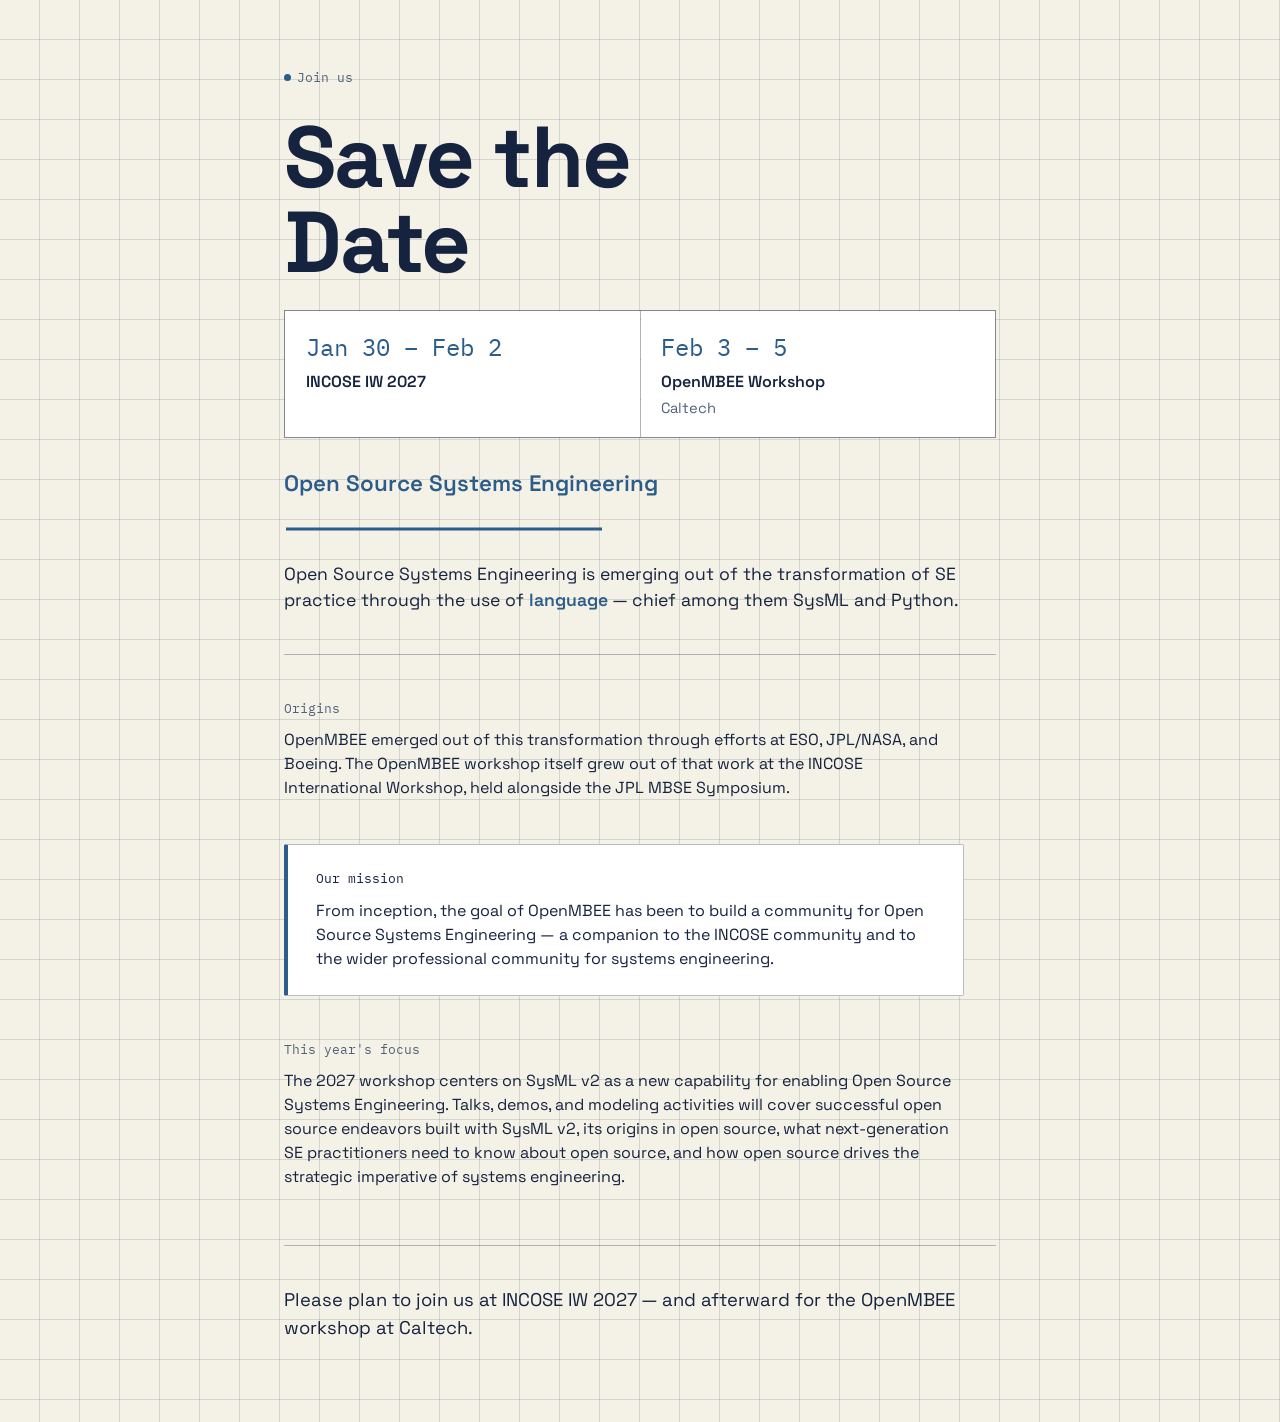
<file: Index.html>
<!DOCTYPE html>
<html lang="en">
<head>
<meta charset="UTF-8">
<meta name="viewport" content="width=device-width, initial-scale=1, viewport-fit=cover">
<title>Save the Date — Open Source Systems Engineering</title>
<link rel="preconnect" href="https://fonts.googleapis.com">
<link rel="preconnect" href="https://fonts.gstatic.com" crossorigin>
<link href="https://fonts.googleapis.com/css2?family=Space+Grotesk:wght@400;500;600;700&family=IBM+Plex+Mono:wght@400;500;600&display=swap" rel="stylesheet">
<style>
  :root {
    box-sizing: border-box;
    --bg: #F4F1E6;
    --surface: #FFFFFF;
    --ink: #16233F;
    --muted: #52627C;
    --accent: #2C5C8A;
    --line: rgba(22,35,63,0.14);
    --line-strong: rgba(22,35,63,0.30);
    padding-top: env(safe-area-inset-top, 0px);
    padding-bottom: env(safe-area-inset-bottom, 0px);
  }
  @media (prefers-color-scheme: dark) {
    :root:not([data-theme="light"]) {
      --bg: #101C33;
      --surface: #17274A;
      --ink: #F1EEE3;
      --muted: #A9B8D1;
      --accent: #D3A94B;
      --line: rgba(241,238,227,0.16);
      --line-strong: rgba(241,238,227,0.34);
    }
  }
  :root[data-theme="dark"] {
    --bg: #101C33;
    --surface: #17274A;
    --ink: #F1EEE3;
    --muted: #A9B8D1;
    --accent: #D3A94B;
    --line: rgba(241,238,227,0.16);
    --line-strong: rgba(241,238,227,0.34);
  }
  :root[data-theme="light"] {
    --bg: #F4F1E6;
    --surface: #FFFFFF;
    --ink: #16233F;
    --muted: #52627C;
    --accent: #2C5C8A;
    --line: rgba(22,35,63,0.14);
    --line-strong: rgba(22,35,63,0.30);
  }

  * { box-sizing: inherit; }

  html { scroll-padding-top: env(safe-area-inset-top, 0px); }

  html, body {
    margin: 0;
    padding: 0;
    background: var(--bg);
    color: var(--ink);
  }

  body {
    font-family: "Space Grotesk", "Helvetica Neue", Arial, sans-serif;
    line-height: 1.5;
    -webkit-font-smoothing: antialiased;
    background-image:
      linear-gradient(var(--line) 1px, transparent 1px),
      linear-gradient(90deg, var(--line) 1px, transparent 1px);
    background-size: 40px 40px;
    background-position: -1px -1px;
  }

  .mono {
    font-family: "IBM Plex Mono", ui-monospace, SFMono-Regular, Menlo, monospace;
  }

  .sheet {
    max-width: 760px;
    margin: 0 auto;
    padding: 4rem 1.5rem 5rem;
  }

  header.hero {
    padding-bottom: 2.5rem;
    margin-bottom: 2.5rem;
    border-bottom: 1px solid var(--line-strong);
  }

  .frame-tag {
    display: inline-flex;
    align-items: center;
    gap: 0.5em;
    font-size: 0.8rem;
    color: var(--muted);
    margin: 0 0 1.75rem;
  }
  .frame-tag .dot {
    width: 7px;
    height: 7px;
    border-radius: 50%;
    background: var(--accent);
    flex: none;
  }

  h1.title {
    font-size: clamp(3.2rem, 9vw, 5.4rem);
    line-height: 0.98;
    margin: 0 0 1.6rem;
    font-weight: 700;
    letter-spacing: -0.02em;
  }

  .headline-dates {
    display: grid;
    grid-template-columns: repeat(2, 1fr);
    gap: 1px;
    background: var(--line-strong);
    border: 1px solid var(--line-strong);
    margin: 0 0 1.8rem;
  }
  .headline-dates .cell {
    background: var(--surface);
    padding: 1.1rem 1.3rem;
  }
  .headline-dates .event-date {
    font-size: clamp(1.15rem, 2.6vw, 1.5rem);
    margin: 0 0 0.35rem;
  }
  .headline-dates .event-title {
    font-size: 1rem;
  }
  .headline-dates .event-place {
    margin-top: 0.15rem;
  }

  .event-name {
    font-size: clamp(1.15rem, 2.6vw, 1.4rem);
    color: var(--accent);
    font-weight: 600;
    margin: 0 0 1.6rem;
  }

  .underline-draw {
    display: block;
    width: min(320px, 60%);
    height: 6px;
    margin-bottom: 1.8rem;
  }
  .underline-draw path {
    stroke: var(--accent);
    stroke-width: 3;
    fill: none;
    stroke-dasharray: 340;
    stroke-dashoffset: 340;
    animation: draw 1.1s ease-out 0.15s forwards;
  }
  @media (prefers-reduced-motion: reduce) {
    .underline-draw path { animation: none; stroke-dashoffset: 0; }
  }
  @keyframes draw {
    to { stroke-dashoffset: 0; }
  }

  .lede {
    font-size: 1.1rem;
    color: var(--ink);
    max-width: 62ch;
  }
  .lede em {
    font-style: normal;
    color: var(--accent);
    font-weight: 600;
  }

  section.block {
    margin: 2.75rem 0;
    max-width: 68ch;
  }

  .label {
    font-family: "IBM Plex Mono", ui-monospace, monospace;
    font-size: 0.8rem;
    color: var(--muted);
    margin: 0 0 0.65rem;
  }

  p {
    margin: 0 0 1rem;
    color: var(--ink);
  }
  p:last-child { margin-bottom: 0; }

  .callout {
    background: var(--surface);
    border: 1px solid var(--line-strong);
    border-left: 4px solid var(--accent);
    padding: 1.5rem 1.75rem;
    border-radius: 2px;
  }
  .callout p { color: var(--ink); }

  .event-date {
    font-family: "IBM Plex Mono", ui-monospace, monospace;
    color: var(--accent);
    font-size: 0.95rem;
    margin: 0 0 0.25rem;
  }
  .event-title {
    font-weight: 600;
    font-size: 1.05rem;
    margin: 0 0 0.2rem;
  }
  .event-place {
    color: var(--muted);
    font-size: 0.92rem;
    margin: 0;
  }

  footer.close {
    margin-top: 3.5rem;
    padding-top: 2.5rem;
    border-top: 1px solid var(--line-strong);
  }
  footer.close p {
    font-size: 1.15rem;
    max-width: 56ch;
  }

  @media (max-width: 520px) {
    .sheet { padding: 3rem 1.25rem 4rem; }
    .headline-dates { grid-template-columns: 1fr; }
  }
</style>
</head>
<body>
  <main class="sheet">
    <header class="hero">
      <p class="frame-tag mono"><span class="dot"></span>Join us</p>
      <h1 class="title">Save the<br>Date</h1>

      <div class="headline-dates">
        <div class="cell">
          <p class="event-date mono">Jan 30 – Feb 2</p>
          <p class="event-title">INCOSE IW 2027</p>
        </div>
        <div class="cell">
          <p class="event-date mono">Feb 3 – 5</p>
          <p class="event-title">OpenMBEE Workshop</p>
          <p class="event-place">Caltech</p>
        </div>
      </div>

      <p class="event-name">Open Source Systems Engineering</p>
      <svg class="underline-draw" viewBox="0 0 320 6" preserveAspectRatio="none" aria-hidden="true">
        <path d="M2,3 L318,3" />
      </svg>
      <p class="lede">Open Source Systems Engineering is emerging out of the transformation of SE practice through the use of <em>language</em> — chief among them SysML and Python.</p>
    </header>

    <section class="block">
      <p class="label">Origins</p>
      <p>OpenMBEE emerged out of this transformation through efforts at ESO, JPL/NASA, and Boeing. The OpenMBEE workshop itself grew out of that work at the INCOSE International Workshop, held alongside the JPL MBSE Symposium.</p>
    </section>

    <section class="block">
      <div class="callout">
        <p class="label">Our mission</p>
        <p>From inception, the goal of OpenMBEE has been to build a community for Open Source Systems Engineering — a companion to the INCOSE community and to the wider professional community for systems engineering.</p>
      </div>
    </section>

    <section class="block">
      <p class="label">This year's focus</p>
      <p>The 2027 workshop centers on SysML v2 as a new capability for enabling Open Source Systems Engineering. Talks, demos, and modeling activities will cover successful open source endeavors built with SysML v2, its origins in open source, what next-generation SE practitioners need to know about open source, and how open source drives the strategic imperative of systems engineering.</p>
    </section>

    <footer class="close">
      <p>Please plan to join us at INCOSE IW 2027 — and afterward for the OpenMBEE workshop at Caltech.</p>
    </footer>
  </main>
</body>
</html>
</file>
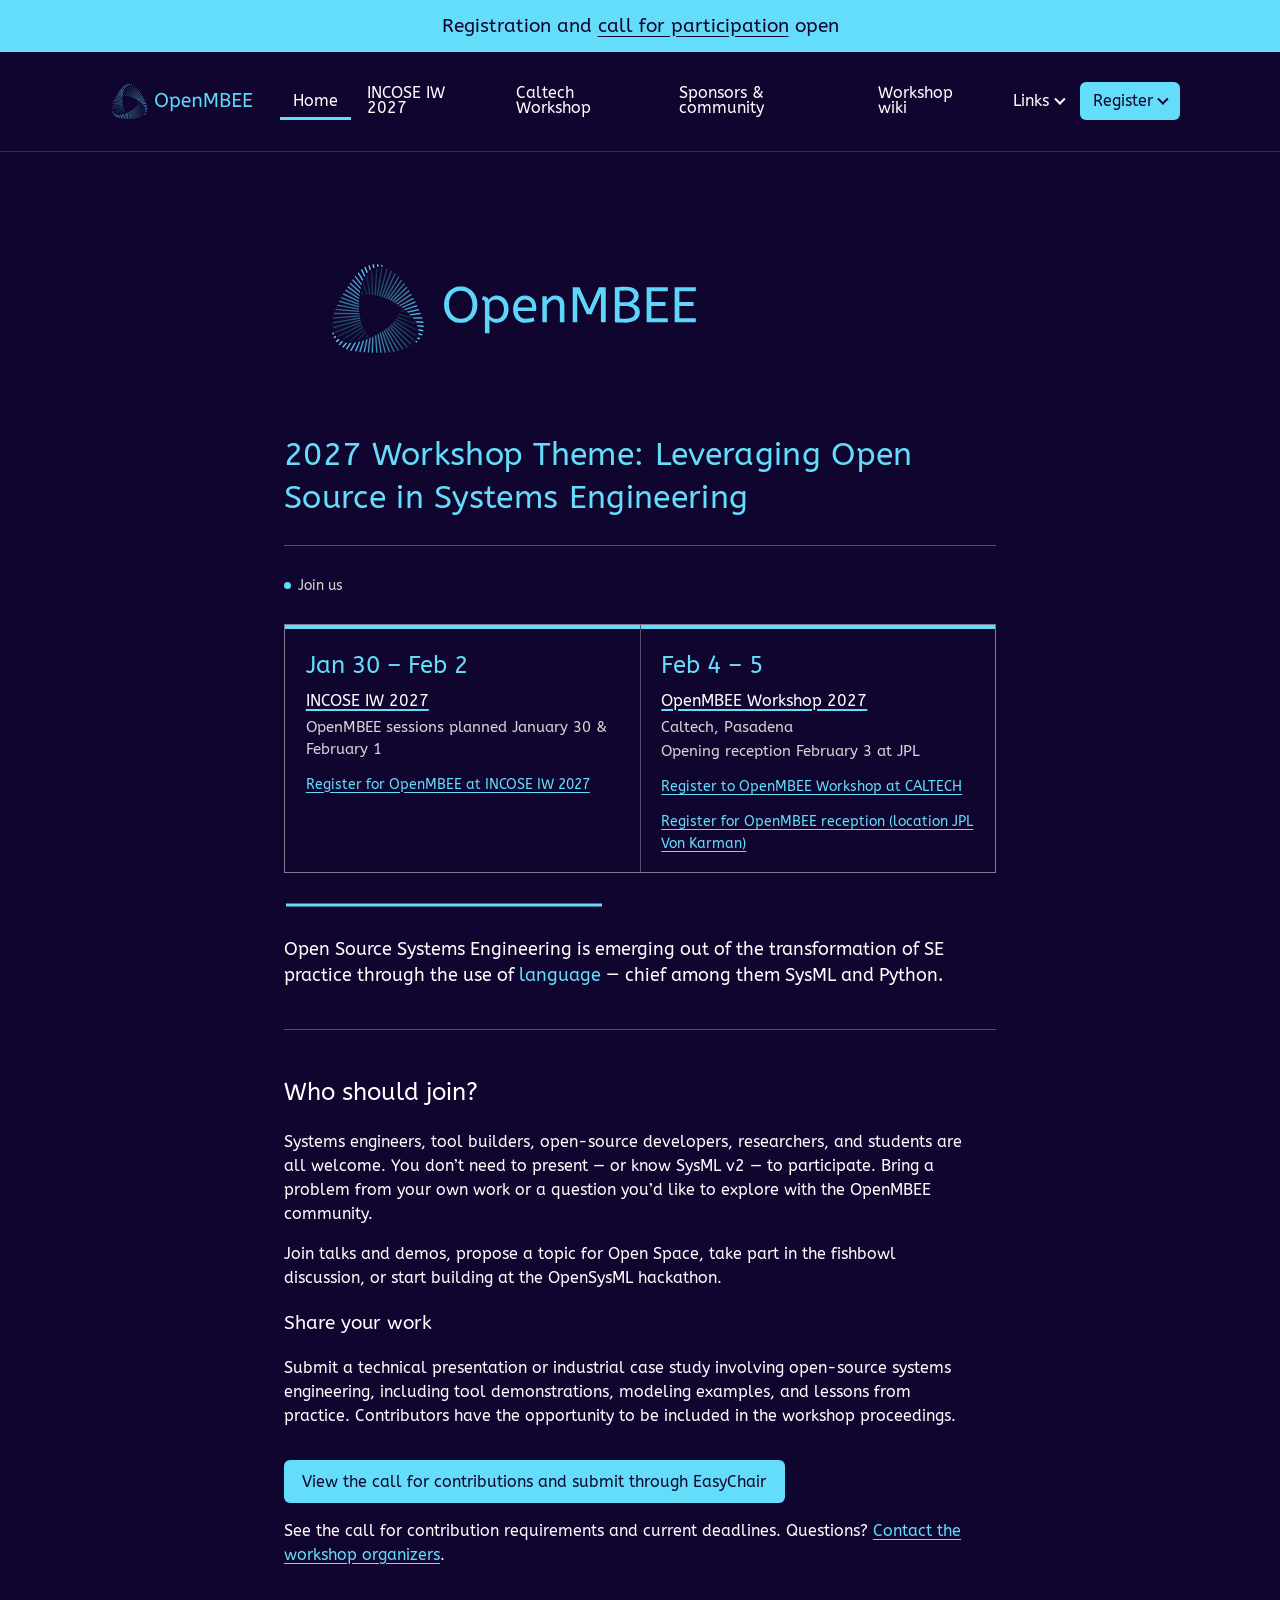
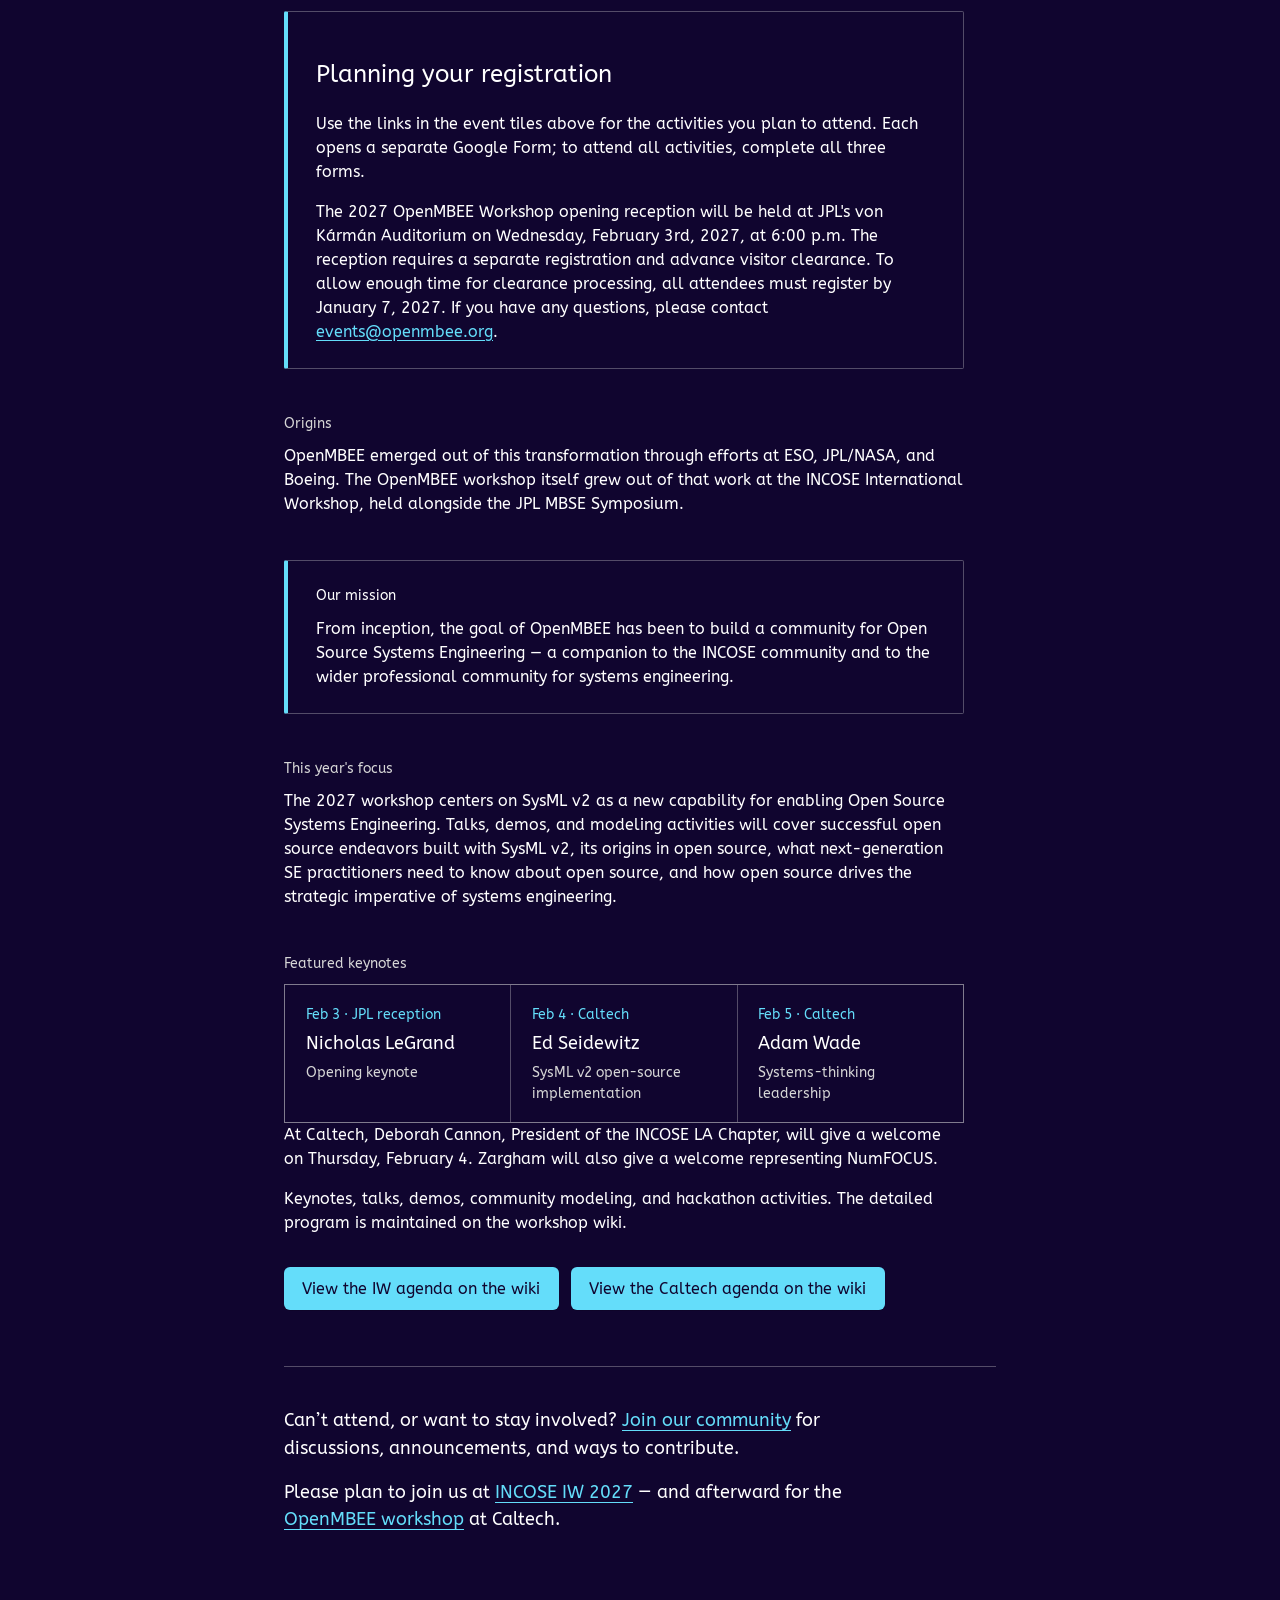
<file: index.html>
<!DOCTYPE html>
<html lang="en">
<head>
<meta charset="UTF-8">
<meta name="viewport" content="width=device-width, initial-scale=1, viewport-fit=cover">
<title>OpenMBEE Workshop 2027 — Registration and call for participation open</title>
<meta name="description" content="OpenMBEE Workshops 2027: sessions at INCOSE IW in Torrance, a February 3 reception at JPL, and the February 4–5 Caltech workshop in Pasadena.">
<link rel="icon" href="brand/favicon.svg" type="image/svg+xml">
<link rel="preconnect" href="https://fonts.googleapis.com">
<link rel="preconnect" href="https://fonts.gstatic.com" crossorigin>
<link href="https://fonts.googleapis.com/css2?family=ABeeZee&display=swap" rel="stylesheet">
<style>
  :root {
    box-sizing: border-box;
    --bg: #10052F;
    --surface: #10052F;
    --ink: #FFFFFF;
    --muted: #D6D6D6;
    --accent: #64DDFA;
    --line: rgba(214,214,214,0.12);
    --line-strong: rgba(214,214,214,0.34);
    padding-top: env(safe-area-inset-top, 0px);
    padding-bottom: env(safe-area-inset-bottom, 0px);
  }

  * { box-sizing: inherit; }

  html { scroll-padding-top: env(safe-area-inset-top, 0px); }

  html, body {
    margin: 0;
    padding: 0;
    background: var(--bg);
    color: var(--ink);
  }

  body {
    font-family: "ABeeZee", "Helvetica Neue", Arial, sans-serif;
    line-height: 1.5;
    -webkit-font-smoothing: antialiased;
    background-image:
      linear-gradient(var(--line) 1px, transparent 1px),
      linear-gradient(90deg, var(--line) 1px, transparent 1px);
    background-size: 40px 40px;
    background-position: -1px -1px;
  }

  .mono {
    font-family: "ABeeZee", "Helvetica Neue", Arial, sans-serif;
  }

  .sheet {
    max-width: 760px;
    margin: 0 auto;
    padding: 4rem 1.5rem 5rem;
  }


  header.hero {
    padding-bottom: 2.5rem;
    margin-bottom: 2.5rem;
    border-bottom: 1px solid var(--line-strong);
  }


  .logo {
    display: block;
    width: clamp(120px, 24vw, 168px);
    height: auto;
    aspect-ratio: 1 / 1;
    border-radius: 50%;
    background: #FFFFFF;
    border: 1px solid var(--line-strong);
    margin: 0 0 1.75rem;
  }

  .frame-tag {
    display: inline-flex;
    align-items: center;
    gap: 0.5em;
    font-size: 0.8rem;
    color: var(--muted);
    margin: 0 0 1.8rem;
  }
  .frame-tag .dot {
    width: 7px;
    height: 7px;
    border-radius: 50%;
    background: var(--accent);
    flex: none;
  }

  h1.title {
    font-size: clamp(2rem, 5vw, 3rem);
    line-height: 1.02;
    margin: 0 0 1.6rem;
    font-weight: 400;
    letter-spacing: -0.01em;
  }

  .headline-dates {
    display: grid;
    grid-template-columns: repeat(2, 1fr);
    gap: 1px;
    background: var(--line-strong);
    border: 1px solid var(--line-strong);
    margin: 0 0 1.8rem;
  }
  .headline-dates .cell {
    background: var(--surface);
    padding: 1.1rem 1.3rem;
  }
  .headline-dates .event-date {
    font-size: clamp(1.15rem, 2.6vw, 1.5rem);
    margin: 0 0 0.35rem;
  }
  .headline-dates .event-title {
    font-size: 1rem;
  }
  .event-title a {
    color: inherit;
    text-decoration: underline;
    text-decoration-color: var(--accent);
    text-decoration-thickness: 2px;
    text-underline-offset: 0.2em;
  }
  .event-title a:hover,
  .event-title a:focus-visible {
    color: var(--accent);
  }
  .event-title a .arrow {
    font-family: "ABeeZee", "Helvetica Neue", Arial, sans-serif;
    color: var(--accent);
    margin-left: 0.25em;
    text-decoration: none;
    display: inline-block;
  }

  .headline-dates .event-place {
    margin-top: 0.15rem;
  }

  .event-name {
    font-family: "ABeeZee", "Helvetica Neue", Arial, sans-serif;
    font-size: clamp(1.4rem, 4vw, 2rem);
    font-weight: 400;
    letter-spacing: 0.01em;
    line-height: 1.25;
    color: var(--accent);
    margin: 0 0 1.6rem;
    padding-bottom: 1.6rem;
    border-bottom: 1px solid var(--line-strong);
  }

  .underline-draw {
    display: block;
    width: min(320px, 60%);
    height: 6px;
    margin-bottom: 1.8rem;
  }
  .underline-draw path {
    stroke: var(--accent);
    stroke-width: 3;
    fill: none;
    stroke-dasharray: 340;
    stroke-dashoffset: 340;
    animation: draw 1.1s ease-out 0.15s forwards;
  }
  @media (prefers-reduced-motion: reduce) {
    .underline-draw path { animation: none; stroke-dashoffset: 0; }
  }
  @keyframes draw {
    to { stroke-dashoffset: 0; }
  }

  .lede {
    font-size: 1.1rem;
    color: var(--ink);
    max-width: 62ch;
  }
  .lede em {
    font-style: normal;
    color: var(--accent);
    font-weight: 400;
  }

  section.block {
    margin: 2.75rem 0;
    max-width: 68ch;
  }

  .label {
    font-family: "ABeeZee", "Helvetica Neue", Arial, sans-serif;
    font-size: 0.8rem;
    color: var(--muted);
    margin: 0 0 0.65rem;
  }

  p {
    margin: 0 0 1rem;
    color: var(--ink);
  }
  p:last-child { margin-bottom: 0; }

  .callout {
    background: var(--surface);
    border: 1px solid var(--line-strong);
    border-left: 4px solid var(--accent);
    padding: 1.5rem 1.75rem;
    border-radius: 2px;
  }
  .callout p { color: var(--ink); }
  .registration-link { margin: 0.85rem 0 0; font-size: 0.9rem; }
  .registration-link a { color: var(--accent); text-underline-offset: 0.2em; }
  .registration-link a:focus-visible { outline: 2px solid var(--accent); outline-offset: 3px; }

  .event-date {
    font-family: "ABeeZee", "Helvetica Neue", Arial, sans-serif;
    color: var(--accent);
    font-size: 0.95rem;
    margin: 0 0 0.25rem;
  }
  .event-title {
    font-weight: 400;
    font-size: 1.05rem;
    margin: 0 0 0.2rem;
  }
  .event-place {
    color: var(--muted);
    font-size: 0.92rem;
    margin: 0;
  }

  .keynotes { display: grid; grid-template-columns: repeat(3, 1fr); gap: 1px; background: var(--line-strong); border: 1px solid var(--line-strong); }
  .keynote { background: var(--surface); padding: 1.15rem 1.3rem; }
  .keynote-date { font-family: "ABeeZee", "Helvetica Neue", Arial, sans-serif; color: var(--accent); font-size: 0.8rem; margin: 0 0 0.4rem; }
  .keynote-name { font-size: 1.1rem; margin: 0 0 0.25rem; }
  .keynote-role { color: var(--muted); font-size: 0.88rem; margin: 0; }

  footer.close {
    margin-top: 3.5rem;
    padding-top: 2.5rem;
    border-top: 1px solid var(--line-strong);
  }
  footer.close p {
    font-size: 1.15rem;
    max-width: 56ch;
  }

  @media (max-width: 520px) {
    .sheet { padding: 3rem 1.25rem 4rem; }
    .headline-dates, .keynotes { grid-template-columns: 1fr; }
  }

  /* OpenMBEE brand: ABeeZee has a single weight, so avoid synthesized bold */
  body, h1, h2, h3, h4, h1.title, .title, .event-title, .headline-dates .event-title, .keynote-name, .day-name, .session .what, .day-link, .lede em { font-weight: 400 !important; }
  .mono, .event-name, h1.event-name, .event-date, .day-start, .keynote-date { font-weight: 400 !important; }
  .banner { background: #64DDFA; color: #10052F; text-align: center; padding: 0.85rem 1.25rem; font-size: clamp(1rem, 2.4vw, 1.2rem); line-height: 1.3; }
  .banner p { margin: 0; color: inherit; }
  .banner a { color: inherit; text-underline-offset: 0.2em; }
  .banner a:focus-visible { outline: 2px solid currentColor; outline-offset: 4px; }
  /* Leave room for the sticky header, including the logo clear zone. */
  #participate, #registration-guide-heading { scroll-margin-top: 7rem; }
  .participation-link { color: var(--accent); text-underline-offset: 0.2em; }
  .participation-link:focus-visible { outline: 2px solid var(--accent); outline-offset: 3px; }
  /* Site menu */
  .site-header { background: #10052F; border-bottom: 1px solid rgba(214,214,214,0.2); position: sticky; top: 0; z-index: 50; }
  .site-header .bar { max-width: 1120px; margin: 0 auto; padding: 0.6rem 1.25rem; display: flex; align-items: center; justify-content: space-between; gap: 1rem; }
  .site-header .brand img { display: block; height: 36px; width: auto; }
  .site-header a, .site-header button { font-family: inherit; }
  .menu { list-style: none; margin: 0; padding: 0; display: flex; align-items: center; gap: 0.25rem; }
  .menu > li { position: relative; }
  .menu a, .menu .group-btn { display: inline-flex; align-items: center; gap: 0.4em; color: #FFFFFF; background: none; border: 0; font-size: 0.98rem; line-height: 1; padding: 0.7rem 0.8rem; border-radius: 6px; text-decoration: none; cursor: pointer; }
  .menu a:hover, .menu .group-btn:hover, .menu a:focus-visible, .menu .group-btn:focus-visible { background: rgba(255,255,255,0.12); outline: none; }
  .menu a:focus-visible, .menu .group-btn:focus-visible { box-shadow: 0 0 0 2px #64DDFA; }
  .menu a[aria-current="page"] { box-shadow: inset 0 -3px 0 #64DDFA; border-radius: 6px 6px 0 0; }
  .menu .chev { width: 0.5em; height: 0.5em; border-right: 2px solid currentColor; border-bottom: 2px solid currentColor; box-sizing: border-box; flex: none; transform: translateY(-0.12em) rotate(45deg); transition: transform .15s; }
  .menu .group-btn[aria-expanded="true"] .chev { transform: translateY(0.1em) rotate(-135deg); }
  .menu .cta .group-btn { background: #64DDFA; color: #10052F; }
  .menu .cta .group-btn:hover { background: #8BE7FC; }
  .submenu { list-style: none; margin: 0; padding: 0.4rem; position: absolute; right: 0; top: calc(100% + 6px); min-width: 19rem; background: #10052F; border: 1px solid rgba(214,214,214,0.25); border-radius: 8px; box-shadow: 0 12px 30px rgba(0,0,0,0.35); display: none; }
  .group-btn[aria-expanded="true"] + .submenu { display: block; }
  .submenu a { display: flex; flex-direction: column; align-items: flex-start; gap: 0; width: 100%; box-sizing: border-box; padding: 0.65rem 0.8rem; font-size: 0.95rem; line-height: 1.25; }
  .submenu .note { display: block; color: #D6D6D6; font-size: 0.8rem; margin-top: 0.2rem; }
  .submenu hr { border: 0; border-top: 1px solid rgba(214,214,214,0.2); margin: 0.35rem 0.4rem; }
  .nav-toggle { display: none; background: none; border: 1px solid rgba(214,214,214,0.4); border-radius: 6px; padding: 0.5rem 0.6rem; cursor: pointer; }
  .nav-toggle span { display: block; width: 20px; height: 2px; background: #FFFFFF; margin: 4px 0; }
  .nav-toggle:focus-visible { outline: 2px solid #64DDFA; outline-offset: 2px; }
  @media (max-width: 860px) {
    .nav-toggle { display: block; }
    .menu { display: none; position: absolute; left: 0; right: 0; top: 100%; background: #10052F; border-bottom: 1px solid rgba(214,214,214,0.2); flex-direction: column; align-items: stretch; padding: 0.5rem 1rem 1rem; gap: 0; max-height: calc(100vh - 60px); overflow-y: auto; }
    .site-header.open .menu { display: flex; }
    .menu a, .menu .group-btn { padding: 0.85rem 0.6rem; width: 100%; }
    .menu .group-btn { color: #D6D6D6; font-size: 0.8rem; text-transform: uppercase; letter-spacing: 0.08em; padding-bottom: 0.2rem; }
    .menu .cta .group-btn { background: none; color: #64DDFA; }
    .menu .chev { display: none; }
    .submenu, .group-btn[aria-expanded] + .submenu { display: none; position: static; background: none; border: 0; box-shadow: none; padding: 0 0 0.4rem 0.6rem; min-width: 0; }
    .menu a[aria-current="page"] { box-shadow: inset 3px 0 0 #64DDFA; border-radius: 0; }
  }
  .day-link { display: inline-flex; align-items: center; gap: 0.5em; margin-top: 1rem; padding: 0.75rem 1.15rem; font-size: 1rem; line-height: 1.2; background: var(--accent); color: var(--surface); border-radius: 6px; text-decoration: none; box-shadow: 0 1px 0 rgba(0,0,0,0.12); transition: filter .15s, transform .15s; }
  a.day-link:hover { filter: brightness(1.1); transform: translateY(-1px); }
  a.day-link:focus-visible { outline: 3px solid var(--ink); outline-offset: 3px; }
</style>
<link rel="stylesheet" href="brand/brand.css">
</head>
<body>
  <aside class="banner" aria-label="Announcement">
    <p>Registration and <a href="#participate">call for participation</a> open</p>
  </aside>
  <header class="site-header" id="top">
    <div class="bar">
      <a class="brand" href="index.html" aria-label="OpenMBEE Workshop 2027 home"><img src="brand/openmbee-logo-horizontal.svg" alt="OpenMBEE" width="140" height="36"></a>
      <button class="nav-toggle" type="button" aria-label="Menu" aria-expanded="false" aria-controls="site-menu"><span></span><span></span><span></span></button>
      <ul class="menu" id="site-menu">
        <li><a href="index.html" aria-current="page">Home</a></li>
        <li><a href="iw-workshop.html">INCOSE IW 2027</a></li>
        <li><a href="caltech-program.html">Caltech Workshop</a></li>
        <li><a href="sponsors.html">Sponsors &amp; community</a></li>
        <li><a href="https://github.com/Open-MBEE/openmbee-workshops.github.io/wiki" target="_blank" rel="noopener noreferrer">Workshop wiki</a></li>
        <li><button class="group-btn" type="button" aria-expanded="false">Links <span class="chev" aria-hidden="true"></span></button>
          <ul class="submenu">
            <li><a href="https://openmbee.org" target="_blank" rel="noopener noreferrer">openmbee.org</a></li>
            <li><a href="https://opensysml.org" target="_blank" rel="noopener noreferrer">opensysml.org</a></li>
            <li><a href="https://www.incose.org/events-education/international-workshop/" target="_blank" rel="noopener noreferrer">INCOSE International Workshop</a></li>
          </ul></li>
        <li class="cta"><button class="group-btn" type="button" aria-expanded="false">Register <span class="chev" aria-hidden="true"></span></button>
          <ul class="submenu">
            <li><a href="https://forms.gle/thK285cZzCgFuwCV6" target="_blank" rel="noopener noreferrer">OpenMBEE at INCOSE IW 2027<span class="note">IW runs Jan 30–Feb 2; OpenMBEE sessions planned Jan 30 &amp; Feb 1</span></a></li>
            <li><hr></li>
            <li><a href="https://forms.gle/PBHnLteSZcqWZSSEA" target="_blank" rel="noopener noreferrer">OpenMBEE Workshop at Caltech<span class="note">Feb 4–5 at Caltech</span></a></li>
            <li><a href="https://forms.gle/hupXadCrkBWYFYsJ6" target="_blank" rel="noopener noreferrer">Caltech workshop reception<span class="note">Feb 3 · JPL</span></a></li>
          </ul></li>
      </ul>
    </div>
  </header>
  <main class="sheet">

    <header class="hero">
      <div class="hero-brand">
        <img src="brand/openmbee-logo-horizontal.svg" alt="OpenMBEE" width="385" height="95">
      </div>
      <h1 class="event-name">2027 Workshop Theme: Leveraging Open Source in Systems Engineering</h1>
            <p class="frame-tag mono"><span class="dot"></span>Join us</p>

      <div class="headline-dates">
        <div class="cell">
          <p class="event-date mono">Jan 30 – Feb 2</p>
          <p class="event-title"><a href="iw-workshop.html">INCOSE IW 2027</a></p>
          <p class="event-place">OpenMBEE sessions planned January 30 &amp; February 1</p>
          <p class="registration-link"><a href="https://forms.gle/thK285cZzCgFuwCV6" target="_blank" rel="noopener noreferrer">Register for OpenMBEE at INCOSE IW 2027</a></p>
        </div>
        <div class="cell">
          <p class="event-date mono">Feb 4 – 5</p>
          <p class="event-title"><a href="caltech-program.html">OpenMBEE Workshop 2027</a></p>
          <p class="event-place">Caltech, Pasadena</p>
          <p class="event-place">Opening reception February 3 at JPL</p>
          <p class="registration-link"><a href="https://forms.gle/PBHnLteSZcqWZSSEA" target="_blank" rel="noopener noreferrer">Register to OpenMBEE Workshop at CALTECH</a></p>
          <p class="registration-link"><a href="https://forms.gle/hupXadCrkBWYFYsJ6" target="_blank" rel="noopener noreferrer">Register for OpenMBEE reception (location JPL Von Karman)</a></p>
        </div>
      </div>

      <svg class="underline-draw" viewBox="0 0 320 6" preserveAspectRatio="none" aria-hidden="true">
        <path d="M2,3 L318,3" />
      </svg>
      <p class="lede">Open Source Systems Engineering is emerging out of the transformation of SE practice through the use of <em>language</em> — chief among them SysML and Python.</p>
    </header>

    <section class="block" id="participate" aria-labelledby="participation-heading">
      <h2 id="participation-heading">Who should join?</h2>
      <p>Systems engineers, tool builders, open-source developers, researchers, and students are all welcome. You don’t need to present — or know SysML v2 — to participate. Bring a problem from your own work or a question you’d like to explore with the OpenMBEE community.</p>
      <p>Join talks and demos, propose a topic for Open Space, take part in the fishbowl discussion, or start building at the OpenSysML hackathon.</p>
      <h3>Share your work</h3>
      <p>Submit a technical presentation or industrial case study involving open-source systems engineering, including tool demonstrations, modeling examples, and lessons from practice. Contributors have the opportunity to be included in the workshop proceedings.</p>
      <p><a class="day-link" href="https://easychair.org/cfp/openmbee2027">View the call for contributions and submit through EasyChair</a></p>
      <p>See the call for contribution requirements and current deadlines. Questions? <a class="participation-link" href="mailto:events@openmbee.org">Contact the workshop organizers</a>.</p>
    </section>

    <section class="block" aria-labelledby="registration-guide-heading">
      <div class="callout">
        <h2 id="registration-guide-heading">Planning your registration</h2>
        <p>Use the links in the event tiles above for the activities you plan to attend. Each opens a separate Google Form; to attend all activities, complete all three forms.</p>
        <p>The 2027 OpenMBEE Workshop opening reception will be held at JPL's von Kármán Auditorium on Wednesday, February 3rd, 2027, at 6:00 p.m. The reception requires a separate registration and advance visitor clearance. To allow enough time for clearance processing, all attendees must register by January 7, 2027. If you have any questions, please contact <a class="participation-link" href="mailto:events@openmbee.org">events@openmbee.org</a>.</p>
      </div>
    </section>

    <section class="block">
      <p class="label">Origins</p>
      <p>OpenMBEE emerged out of this transformation through efforts at ESO, JPL/NASA, and Boeing. The OpenMBEE workshop itself grew out of that work at the INCOSE International Workshop, held alongside the JPL MBSE Symposium.</p>
    </section>

    <section class="block">
      <div class="callout">
        <p class="label">Our mission</p>
        <p>From inception, the goal of OpenMBEE has been to build a community for Open Source Systems Engineering — a companion to the INCOSE community and to the wider professional community for systems engineering.</p>
      </div>
    </section>

    <section class="block">
      <p class="label">This year's focus</p>
      <p>The 2027 workshop centers on SysML v2 as a new capability for enabling Open Source Systems Engineering. Talks, demos, and modeling activities will cover successful open source endeavors built with SysML v2, its origins in open source, what next-generation SE practitioners need to know about open source, and how open source drives the strategic imperative of systems engineering.</p>
    </section>

    <section class="block" aria-labelledby="keynotes-heading">
      <p class="label" id="keynotes-heading">Featured keynotes</p>
      <div class="keynotes">
        <article class="keynote"><p class="keynote-date">Feb 3 · JPL reception</p><h2 class="keynote-name">Nicholas LeGrand</h2><p class="keynote-role">Opening keynote</p></article>
        <article class="keynote"><p class="keynote-date">Feb 4 · Caltech</p><h2 class="keynote-name">Ed Seidewitz</h2><p class="keynote-role">SysML v2 open-source implementation</p></article>
        <article class="keynote"><p class="keynote-date">Feb 5 · Caltech</p><h2 class="keynote-name">Adam Wade</h2><p class="keynote-role">Systems-thinking leadership</p></article>
      </div>
      <p>At Caltech, Deborah Cannon, President of the INCOSE LA Chapter, will give a welcome on Thursday, February 4. Zargham will also give a welcome representing NumFOCUS.</p>
      <p>Keynotes, talks, demos, community modeling, and hackathon activities. The detailed program is maintained on the workshop wiki.</p>
      <div class="wiki-actions"><a class="day-link" href="https://github.com/Open-MBEE/openmbee-workshops.github.io/wiki/INCOSE-IW-2027-OpenMBEE-Workshop" target="_blank" rel="noopener noreferrer">View the IW agenda on the wiki</a><a class="day-link" href="https://github.com/Open-MBEE/openmbee-workshops.github.io/wiki/OpenMBEE-Workshop-2027" target="_blank" rel="noopener noreferrer">View the Caltech agenda on the wiki</a></div>
    </section>

    <footer class="close">
      <p>Can’t attend, or want to stay involved? <a class="participation-link" href="https://www.openmbee.org/participate.html">Join our community</a> for discussions, announcements, and ways to contribute.</p>
      <p>Please plan to join us at <a href="iw-workshop.html" style="color:var(--accent)">INCOSE IW 2027</a> — and afterward for the <a href="caltech-program.html" style="color:var(--accent)">OpenMBEE workshop</a> at Caltech.</p>
    </footer>
  </main>
  <script src="navigation.js" defer></script>
</body>
</html>
</file>
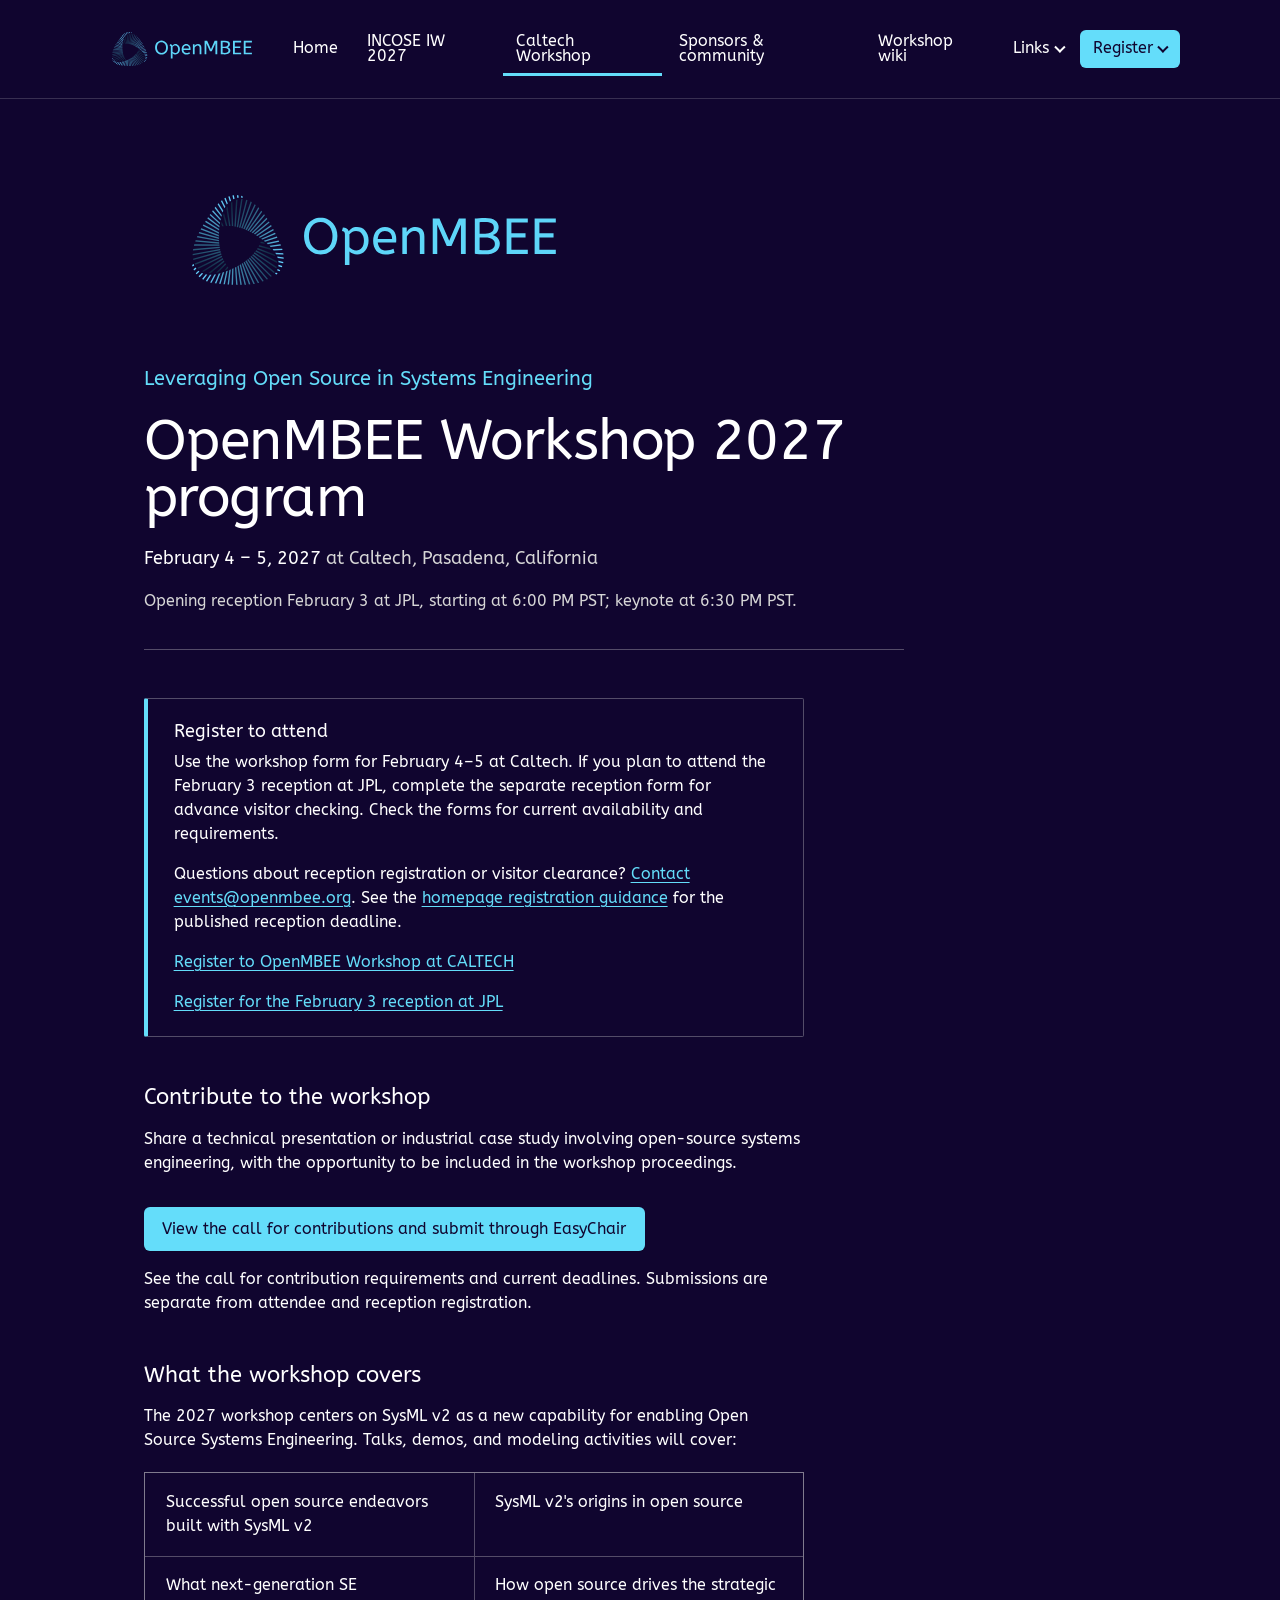
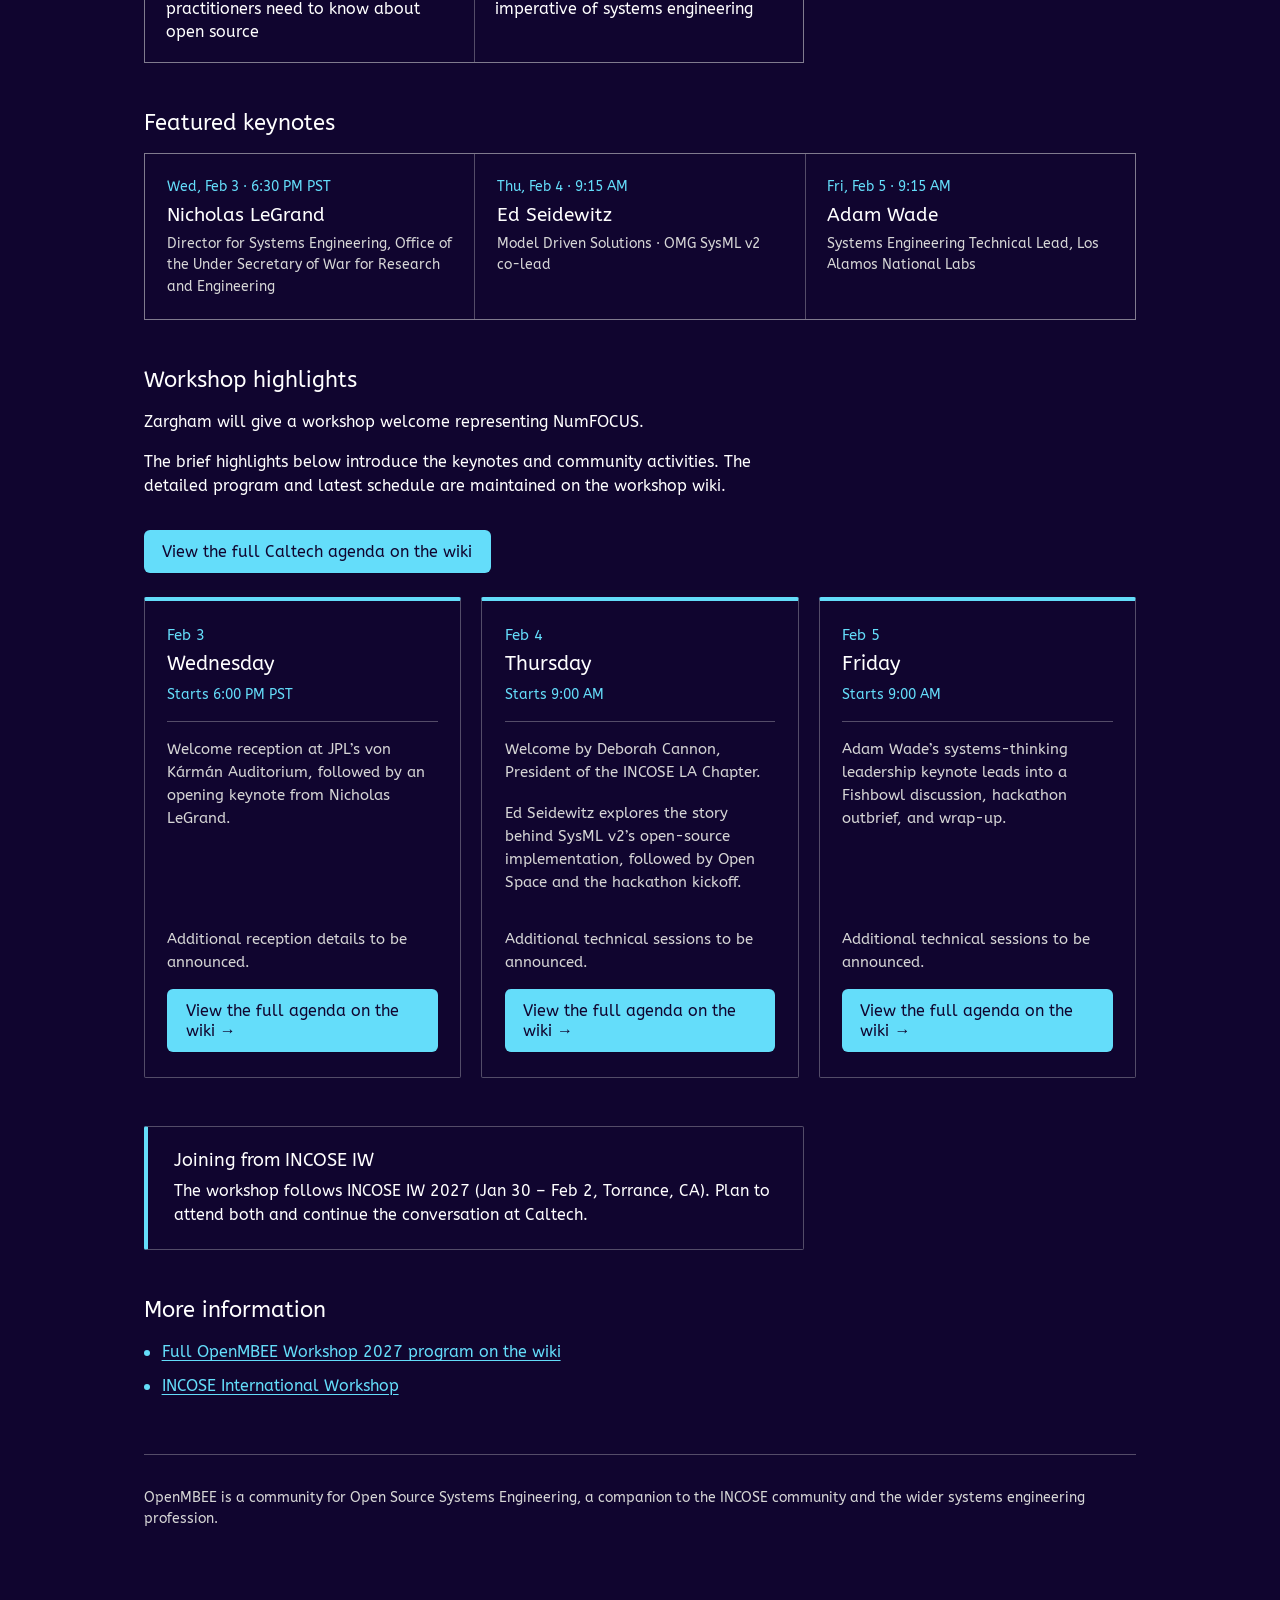
<file: caltech-program.html>
<!DOCTYPE html>
<html lang="en">
<head>
<meta charset="UTF-8">
<meta name="viewport" content="width=device-width, initial-scale=1, viewport-fit=cover">
<title>Program — OpenMBEE Workshop 2027 at Caltech</title>
<meta name="description" content="OpenMBEE Workshop highlights and registration: February 4–5, 2027 at Caltech, with a February 3 opening reception at JPL. View the detailed program on the workshop wiki.">
<link rel="icon" href="brand/favicon.svg" type="image/svg+xml">
<link rel="preconnect" href="https://fonts.googleapis.com">
<link rel="preconnect" href="https://fonts.gstatic.com" crossorigin>
<link href="https://fonts.googleapis.com/css2?family=ABeeZee&display=swap" rel="stylesheet">
<style>
  :root {
    box-sizing: border-box;
    --bg: #10052F;
    --surface: #10052F;
    --ink: #FFFFFF;
    --muted: #D6D6D6;
    --accent: #64DDFA;
    --line: rgba(214,214,214,0.12);
    --line-strong: rgba(214,214,214,0.34);
    padding-top: env(safe-area-inset-top, 0px);
    padding-bottom: env(safe-area-inset-bottom, 0px);
  }

  * { box-sizing: inherit; }
  html { scroll-padding-top: env(safe-area-inset-top, 0px); }
  html, body { margin: 0; padding: 0; background: var(--bg); color: var(--ink); }

  body {
    font-family: "ABeeZee", "Helvetica Neue", Arial, sans-serif;
    line-height: 1.5;
    -webkit-font-smoothing: antialiased;
    background-image:
      linear-gradient(var(--line) 1px, transparent 1px),
      linear-gradient(90deg, var(--line) 1px, transparent 1px);
    background-size: 40px 40px;
    background-position: -1px -1px;
  }

  a { color: var(--accent); text-underline-offset: 0.2em; }
  a:focus-visible { outline: 2px solid var(--accent); outline-offset: 3px; }

  .mono { font-family: "ABeeZee", "Helvetica Neue", Arial, sans-serif; }

  .sheet { max-width: 1040px; margin: 0 auto; padding: 3rem 1.5rem 5rem; }


  header.hero {
    padding-bottom: 2.25rem;
    margin-bottom: 2.5rem;
    border-bottom: 1px solid var(--line-strong);
    max-width: 760px;
  }

  .logo {
    display: block;
    width: clamp(120px, 24vw, 168px);
    height: auto;
    aspect-ratio: 1 / 1;
    border-radius: 50%;
    background: #FFFFFF;
    border: 1px solid var(--line-strong);
    margin: 0 0 1.75rem;
  }

  .event-name {
    font-family: "ABeeZee", "Helvetica Neue", Arial, sans-serif;
    font-size: clamp(1rem, 2.6vw, 1.25rem);
    font-weight: 400;
    color: var(--accent);
    margin: 0 0 1.25rem;
  }
  h1.title {
    font-size: clamp(2.25rem, 6vw, 3.5rem);
    line-height: 1.02;
    margin: 0 0 1.25rem;
    font-weight: 400;
    letter-spacing: -0.01em;
  }
  .where-when {
    font-size: 1.1rem;
    margin: 0;
    color: var(--ink);
  }
  .where-when span { color: var(--muted); }

  h2 {
    font-size: 1.35rem;
    line-height: 1.2;
    margin: 0 0 1rem;
    font-weight: 400;
  }
  p { margin: 0 0 1rem; }
  p:last-child { margin-bottom: 0; }

  section.block { margin: 3rem 0; }
  .prose { max-width: 66ch; }

  /* Focus areas */
  .focus-list {
    list-style: none;
    margin: 1.25rem 0 0;
    padding: 0;
    display: grid;
    grid-template-columns: repeat(2, 1fr);
    gap: 1px;
    background: var(--line-strong);
    border: 1px solid var(--line-strong);
  }
  .focus-list li {
    background: var(--surface);
    padding: 1.1rem 1.3rem;
    font-size: 0.98rem;
  }

  /* Days */
  .days {
    display: grid;
    grid-template-columns: repeat(3, 1fr);
    gap: 1.25rem;
    margin-top: 1.5rem;
  }
  .day {
    background: var(--surface);
    border: 1px solid var(--line-strong);
    border-top: 4px solid var(--accent);
    border-radius: 2px;
    padding: 1.4rem 1.4rem 1.6rem;
    display: flex;
    flex-direction: column;
    min-height: 15rem;
  }
  .day-head {
    padding-bottom: 1rem;
    margin-bottom: 1rem;
    border-bottom: 1px solid var(--line-strong);
  }
  .day-date {
    font-family: "ABeeZee", "Helvetica Neue", Arial, sans-serif;
    color: var(--accent);
    font-size: 0.95rem;
    font-weight: 400;
    margin: 0 0 0.15rem;
  }
  .day-name { font-weight: 400; font-size: 1.25rem; margin: 0; }
  .day-start { font-family: "ABeeZee", "Helvetica Neue", Arial, sans-serif; color: var(--accent); font-size: 0.82rem; font-weight: 400; margin: 0.35rem 0 0; }
  .day-summary { margin: 0 0 1.15rem; color: var(--muted); font-size: 0.95rem; }

  .sessions { list-style: none; margin: 0; padding: 0; display: grid; gap: 1rem; }
  .sessions[hidden] { display: none; }
  .session { display: grid; grid-template-columns: 5.5rem 1fr; gap: 0.75rem; }
  .session .time {
    font-family: "ABeeZee", "Helvetica Neue", Arial, sans-serif;
    font-size: 0.82rem;
    color: var(--muted);
    padding-top: 0.2rem;
  }
  .session .what { margin: 0; font-weight: 400; }
  .session .detail { margin: 0.15rem 0 0; font-size: 0.9rem; color: var(--muted); }

  .keynotes { display: grid; grid-template-columns: repeat(3, 1fr); gap: 1px; background: var(--line-strong); border: 1px solid var(--line-strong); }
  .keynote { background: var(--surface); padding: 1.35rem; }
  .keynote-date { font-family: "ABeeZee", "Helvetica Neue", Arial, sans-serif; color: var(--accent); font-size: 0.82rem; font-weight: 400; margin: 0 0 0.45rem; }
  .keynote-name { font-size: 1.2rem; line-height: 1.15; margin: 0 0 0.4rem; }
  .keynote-role { color: var(--muted); font-size: 0.9rem; margin: 0; }

  .tba {
    margin: auto 0 0;
    padding-top: 1rem;
    color: var(--muted);
    font-size: 0.95rem;
  }

  /* Callout */
  .callout {
    background: var(--surface);
    border: 1px solid var(--line-strong);
    border-left: 4px solid var(--accent);
    padding: 1.4rem 1.6rem;
    border-radius: 2px;
    max-width: 66ch;
  }
  .callout h2 { font-size: 1.1rem; margin-bottom: 0.5rem; }

  /* Links */
  .links {
    list-style: none;
    margin: 0;
    padding: 0;
    display: grid;
    gap: 0.6rem;
  }
  .links li { padding-left: 1.1rem; position: relative; }
  .links li::before {
    content: "";
    position: absolute;
    left: 0;
    top: 0.62em;
    width: 6px;
    height: 6px;
    border-radius: 50%;
    background: var(--accent);
  }

  footer.close {
    margin-top: 3.5rem;
    padding-top: 2rem;
    border-top: 1px solid var(--line-strong);
    color: var(--muted);
    font-size: 0.9rem;
  }

  @media (max-width: 860px) {
    .days, .keynotes { grid-template-columns: 1fr; }
    .day { min-height: 0; }
  }
  @media (max-width: 560px) {
    .sheet { padding: 2.25rem 1.25rem 4rem; }
    .focus-list { grid-template-columns: 1fr; }
    .session { grid-template-columns: 1fr; gap: 0.1rem; }
  }

  /* OpenMBEE brand: ABeeZee has a single weight, so avoid synthesized bold */
  body, h1, h2, h3, h4, h1.title, .title, .event-title, .headline-dates .event-title, .keynote-name, .day-name, .session .what, .day-link, .lede em { font-weight: 400 !important; }
  .mono, .event-name, .event-date, .day-start, .keynote-date { font-weight: 400; }
  /* Site menu */
  .site-header { background: #10052F; border-bottom: 1px solid rgba(214,214,214,0.2); position: sticky; top: 0; z-index: 50; }
  .site-header .bar { max-width: 1120px; margin: 0 auto; padding: 0.6rem 1.25rem; display: flex; align-items: center; justify-content: space-between; gap: 1rem; }
  .site-header .brand img { display: block; height: 36px; width: auto; }
  .site-header a, .site-header button { font-family: inherit; }
  .menu { list-style: none; margin: 0; padding: 0; display: flex; align-items: center; gap: 0.25rem; }
  .menu > li { position: relative; }
  .menu a, .menu .group-btn { display: inline-flex; align-items: center; gap: 0.4em; color: #FFFFFF; background: none; border: 0; font-size: 0.98rem; line-height: 1; padding: 0.7rem 0.8rem; border-radius: 6px; text-decoration: none; cursor: pointer; }
  .menu a:hover, .menu .group-btn:hover, .menu a:focus-visible, .menu .group-btn:focus-visible { background: rgba(255,255,255,0.12); outline: none; }
  .menu a:focus-visible, .menu .group-btn:focus-visible { box-shadow: 0 0 0 2px #64DDFA; }
  .menu a[aria-current="page"] { box-shadow: inset 0 -3px 0 #64DDFA; border-radius: 6px 6px 0 0; }
  .menu .chev { width: 0.5em; height: 0.5em; border-right: 2px solid currentColor; border-bottom: 2px solid currentColor; box-sizing: border-box; flex: none; transform: translateY(-0.12em) rotate(45deg); transition: transform .15s; }
  .menu .group-btn[aria-expanded="true"] .chev { transform: translateY(0.1em) rotate(-135deg); }
  .menu .cta .group-btn { background: #64DDFA; color: #10052F; }
  .menu .cta .group-btn:hover { background: #8BE7FC; }
  .submenu { list-style: none; margin: 0; padding: 0.4rem; position: absolute; right: 0; top: calc(100% + 6px); min-width: 19rem; background: #10052F; border: 1px solid rgba(214,214,214,0.25); border-radius: 8px; box-shadow: 0 12px 30px rgba(0,0,0,0.35); display: none; }
  .group-btn[aria-expanded="true"] + .submenu { display: block; }
  .submenu a { display: flex; flex-direction: column; align-items: flex-start; gap: 0; width: 100%; box-sizing: border-box; padding: 0.65rem 0.8rem; font-size: 0.95rem; line-height: 1.25; }
  .submenu .note { display: block; color: #D6D6D6; font-size: 0.8rem; margin-top: 0.2rem; }
  .submenu hr { border: 0; border-top: 1px solid rgba(214,214,214,0.2); margin: 0.35rem 0.4rem; }
  .nav-toggle { display: none; background: none; border: 1px solid rgba(214,214,214,0.4); border-radius: 6px; padding: 0.5rem 0.6rem; cursor: pointer; }
  .nav-toggle span { display: block; width: 20px; height: 2px; background: #FFFFFF; margin: 4px 0; }
  .nav-toggle:focus-visible { outline: 2px solid #64DDFA; outline-offset: 2px; }
  @media (max-width: 860px) {
    .nav-toggle { display: block; }
    .menu { display: none; position: absolute; left: 0; right: 0; top: 100%; background: #10052F; border-bottom: 1px solid rgba(214,214,214,0.2); flex-direction: column; align-items: stretch; padding: 0.5rem 1rem 1rem; gap: 0; max-height: calc(100vh - 60px); overflow-y: auto; }
    .site-header.open .menu { display: flex; }
    .menu a, .menu .group-btn { padding: 0.85rem 0.6rem; width: 100%; }
    .menu .group-btn { color: #D6D6D6; font-size: 0.8rem; text-transform: uppercase; letter-spacing: 0.08em; padding-bottom: 0.2rem; }
    .menu .cta .group-btn { background: none; color: #64DDFA; }
    .menu .chev { display: none; }
    .submenu, .group-btn[aria-expanded] + .submenu { display: none; position: static; background: none; border: 0; box-shadow: none; padding: 0 0 0.4rem 0.6rem; min-width: 0; }
    .menu a[aria-current="page"] { box-shadow: inset 3px 0 0 #64DDFA; border-radius: 0; }
  }
  .day-link { display: inline-flex; align-items: center; gap: 0.5em; margin-top: 1rem; padding: 0.75rem 1.15rem; font-size: 1rem; line-height: 1.2; background: var(--accent); color: var(--surface); border-radius: 6px; text-decoration: none; box-shadow: 0 1px 0 rgba(0,0,0,0.12); transition: filter .15s, transform .15s; }
  a.day-link:hover { filter: brightness(1.1); transform: translateY(-1px); }
  a.day-link:focus-visible { outline: 3px solid var(--ink); outline-offset: 3px; }
</style>
<link rel="stylesheet" href="brand/brand.css">
</head>
<body>
  <header class="site-header" id="top">
    <div class="bar">
      <a class="brand" href="index.html" aria-label="OpenMBEE Workshop 2027 home"><img src="brand/openmbee-logo-horizontal.svg" alt="OpenMBEE" width="140" height="36"></a>
      <button class="nav-toggle" type="button" aria-label="Menu" aria-expanded="false" aria-controls="site-menu"><span></span><span></span><span></span></button>
      <ul class="menu" id="site-menu">
        <li><a href="index.html">Home</a></li>
        <li><a href="iw-workshop.html">INCOSE IW 2027</a></li>
        <li><a href="caltech-program.html" aria-current="page">Caltech Workshop</a></li>
        <li><a href="sponsors.html">Sponsors &amp; community</a></li>
        <li><a href="https://github.com/Open-MBEE/openmbee-workshops.github.io/wiki" target="_blank" rel="noopener noreferrer">Workshop wiki</a></li>
        <li><button class="group-btn" type="button" aria-expanded="false">Links <span class="chev" aria-hidden="true"></span></button>
          <ul class="submenu">
            <li><a href="https://openmbee.org" target="_blank" rel="noopener noreferrer">openmbee.org</a></li>
            <li><a href="https://opensysml.org" target="_blank" rel="noopener noreferrer">opensysml.org</a></li>
            <li><a href="https://www.incose.org/events-education/international-workshop/" target="_blank" rel="noopener noreferrer">INCOSE International Workshop</a></li>
          </ul></li>
        <li class="cta"><button class="group-btn" type="button" aria-expanded="false">Register <span class="chev" aria-hidden="true"></span></button>
          <ul class="submenu">
            <li><a href="https://forms.gle/thK285cZzCgFuwCV6" target="_blank" rel="noopener noreferrer">OpenMBEE at INCOSE IW 2027<span class="note">IW runs Jan 30–Feb 2; OpenMBEE sessions planned Jan 30 &amp; Feb 1</span></a></li>
            <li><hr></li>
            <li><a href="https://forms.gle/PBHnLteSZcqWZSSEA" target="_blank" rel="noopener noreferrer">OpenMBEE Workshop at Caltech<span class="note">Feb 4–5 at Caltech</span></a></li>
            <li><a href="https://forms.gle/hupXadCrkBWYFYsJ6" target="_blank" rel="noopener noreferrer">Caltech workshop reception<span class="note">Feb 3 · JPL</span></a></li>
          </ul></li>
      </ul>
    </div>
  </header>
  <main class="sheet">

    <header class="hero">
      <div class="hero-brand">
        <img src="brand/openmbee-logo-horizontal.svg" alt="OpenMBEE" width="385" height="95">
      </div>
      <p class="event-name">Leveraging Open Source in Systems Engineering</p>
      <h1 class="title">OpenMBEE Workshop 2027 program</h1>
      <p class="where-when">February 4 – 5, 2027 <span>at Caltech, Pasadena, California</span></p>
      <p class="opening-evening">Opening reception February 3 at JPL, starting at 6:00 PM PST; keynote at 6:30 PM PST.</p>
    </header>

    <section class="block" aria-labelledby="registration-heading">
      <div class="callout">
        <h2 id="registration-heading">Register to attend</h2>
        <p>Use the workshop form for February 4–5 at Caltech. If you plan to attend the February 3 reception at JPL, complete the separate reception form for advance visitor checking. Check the forms for current availability and requirements.</p>
        <p>Questions about reception registration or visitor clearance? <a href="mailto:events@openmbee.org">Contact events@openmbee.org</a>. See the <a href="index.html#registration-guide-heading">homepage registration guidance</a> for the published reception deadline.</p>
        <p><a href="https://forms.gle/PBHnLteSZcqWZSSEA" target="_blank" rel="noopener noreferrer">Register to OpenMBEE Workshop at CALTECH</a></p>
        <p><a href="https://forms.gle/hupXadCrkBWYFYsJ6" target="_blank" rel="noopener noreferrer">Register for the February 3 reception at JPL</a></p>
      </div>
    </section>

    <section class="block prose" aria-labelledby="contribute-heading">
      <h2 id="contribute-heading">Contribute to the workshop</h2>
      <p>Share a technical presentation or industrial case study involving open-source systems engineering, with the opportunity to be included in the workshop proceedings.</p>
      <p><a class="day-link" href="https://easychair.org/cfp/openmbee2027">View the call for contributions and submit through EasyChair</a></p>
      <p>See the call for contribution requirements and current deadlines. Submissions are separate from attendee and reception registration.</p>
    </section>

    <section class="block prose">
      <h2>What the workshop covers</h2>
      <p>The 2027 workshop centers on SysML v2 as a new capability for enabling Open Source Systems Engineering. Talks, demos, and modeling activities will cover:</p>
      <ul class="focus-list">
        <li>Successful open source endeavors built with SysML v2</li>
        <li>SysML v2's origins in open source</li>
        <li>What next-generation SE practitioners need to know about open source</li>
        <li>How open source drives the strategic imperative of systems engineering</li>
      </ul>
    </section>

    <section class="block" aria-labelledby="keynotes-heading">
      <h2 id="keynotes-heading">Featured keynotes</h2>
      <div class="keynotes">
        <article class="keynote"><p class="keynote-date">Wed, Feb 3 · 6:30 PM PST</p><h3 class="keynote-name">Nicholas LeGrand</h3><p class="keynote-role">Director for Systems Engineering, Office of the Under Secretary of War for Research and Engineering</p></article>
        <article class="keynote"><p class="keynote-date">Thu, Feb 4 · 9:15 AM</p><h3 class="keynote-name">Ed Seidewitz</h3><p class="keynote-role">Model Driven Solutions · OMG SysML v2 co-lead</p></article>
        <article class="keynote"><p class="keynote-date">Fri, Feb 5 · 9:15 AM</p><h3 class="keynote-name">Adam Wade</h3><p class="keynote-role">Systems Engineering Technical Lead, Los Alamos National Labs</p></article>
      </div>
    </section>

    <section class="block" aria-labelledby="schedule-heading">
      <h2 id="schedule-heading">Workshop highlights</h2>
      <p class="prose">Zargham will give a workshop welcome representing NumFOCUS.</p>
      <p class="prose">The brief highlights below introduce the keynotes and community activities. The detailed program and latest schedule are maintained on the workshop wiki.</p>

      <p><a class="day-link" href="https://github.com/Open-MBEE/openmbee-workshops.github.io/wiki/OpenMBEE-Workshop-2027" target="_blank" rel="noopener noreferrer">View the full Caltech agenda on the wiki</a></p>

      <div class="days">
        <article class="day">
          <div class="day-head">
            <p class="day-date">Feb 3</p>
            <p class="day-name">Wednesday</p>
            <p class="day-start">Starts 6:00 PM PST</p>
          </div>
          <p class="day-summary">Welcome reception at JPL’s von Kármán Auditorium, followed by an opening keynote from Nicholas LeGrand.</p>
          <p class="tba">Additional reception details to be announced.</p>
          <a class="day-link" href="https://github.com/Open-MBEE/openmbee-workshops.github.io/wiki/OpenMBEE-Workshop-2027" target="_blank" rel="noopener noreferrer">View the full agenda on the wiki →</a>
        </article>

        <article class="day">
          <div class="day-head">
            <p class="day-date">Feb 4</p>
            <p class="day-name">Thursday</p>
            <p class="day-start">Starts 9:00 AM</p>
          </div>
          <p class="day-summary">Welcome by Deborah Cannon, President of the INCOSE LA Chapter.</p>
          <p class="day-summary">Ed Seidewitz explores the story behind SysML v2’s open-source implementation, followed by Open Space and the hackathon kickoff.</p>
          <p class="tba">Additional technical sessions to be announced.</p>
          <a class="day-link" href="https://github.com/Open-MBEE/openmbee-workshops.github.io/wiki/OpenMBEE-Workshop-2027" target="_blank" rel="noopener noreferrer">View the full agenda on the wiki →</a>
        </article>

        <article class="day">
          <div class="day-head">
            <p class="day-date">Feb 5</p>
            <p class="day-name">Friday</p>
            <p class="day-start">Starts 9:00 AM</p>
          </div>
          <p class="day-summary">Adam Wade’s systems-thinking leadership keynote leads into a Fishbowl discussion, hackathon outbrief, and wrap-up.</p>
          <p class="tba">Additional technical sessions to be announced.</p>
          <a class="day-link" href="https://github.com/Open-MBEE/openmbee-workshops.github.io/wiki/OpenMBEE-Workshop-2027" target="_blank" rel="noopener noreferrer">View the full agenda on the wiki →</a>
        </article>
      </div>
    </section>

    <section class="block">
      <div class="callout">
        <h2>Joining from INCOSE IW</h2>
        <p>The workshop follows INCOSE IW 2027 (Jan 30 – Feb 2, Torrance, CA). Plan to attend both and continue the conversation at Caltech.</p>
      </div>
    </section>

    <section class="block prose">
      <h2>More information</h2>
      <ul class="links">
        <li><a href="https://github.com/Open-MBEE/openmbee-workshops.github.io/wiki/OpenMBEE-Workshop-2027" target="_blank" rel="noopener noreferrer">Full OpenMBEE Workshop 2027 program on the wiki</a></li>
        <li><a href="https://www.incose.org/events-education/international-workshop/" target="_blank" rel="noopener noreferrer">INCOSE International Workshop</a></li>
      </ul>
    </section>

    <footer class="close">
      <p>OpenMBEE is a community for Open Source Systems Engineering, a companion to the INCOSE community and the wider systems engineering profession.</p>
    </footer>
  </main>
  <script src="navigation.js" defer></script>
</body>
</html>
</file>
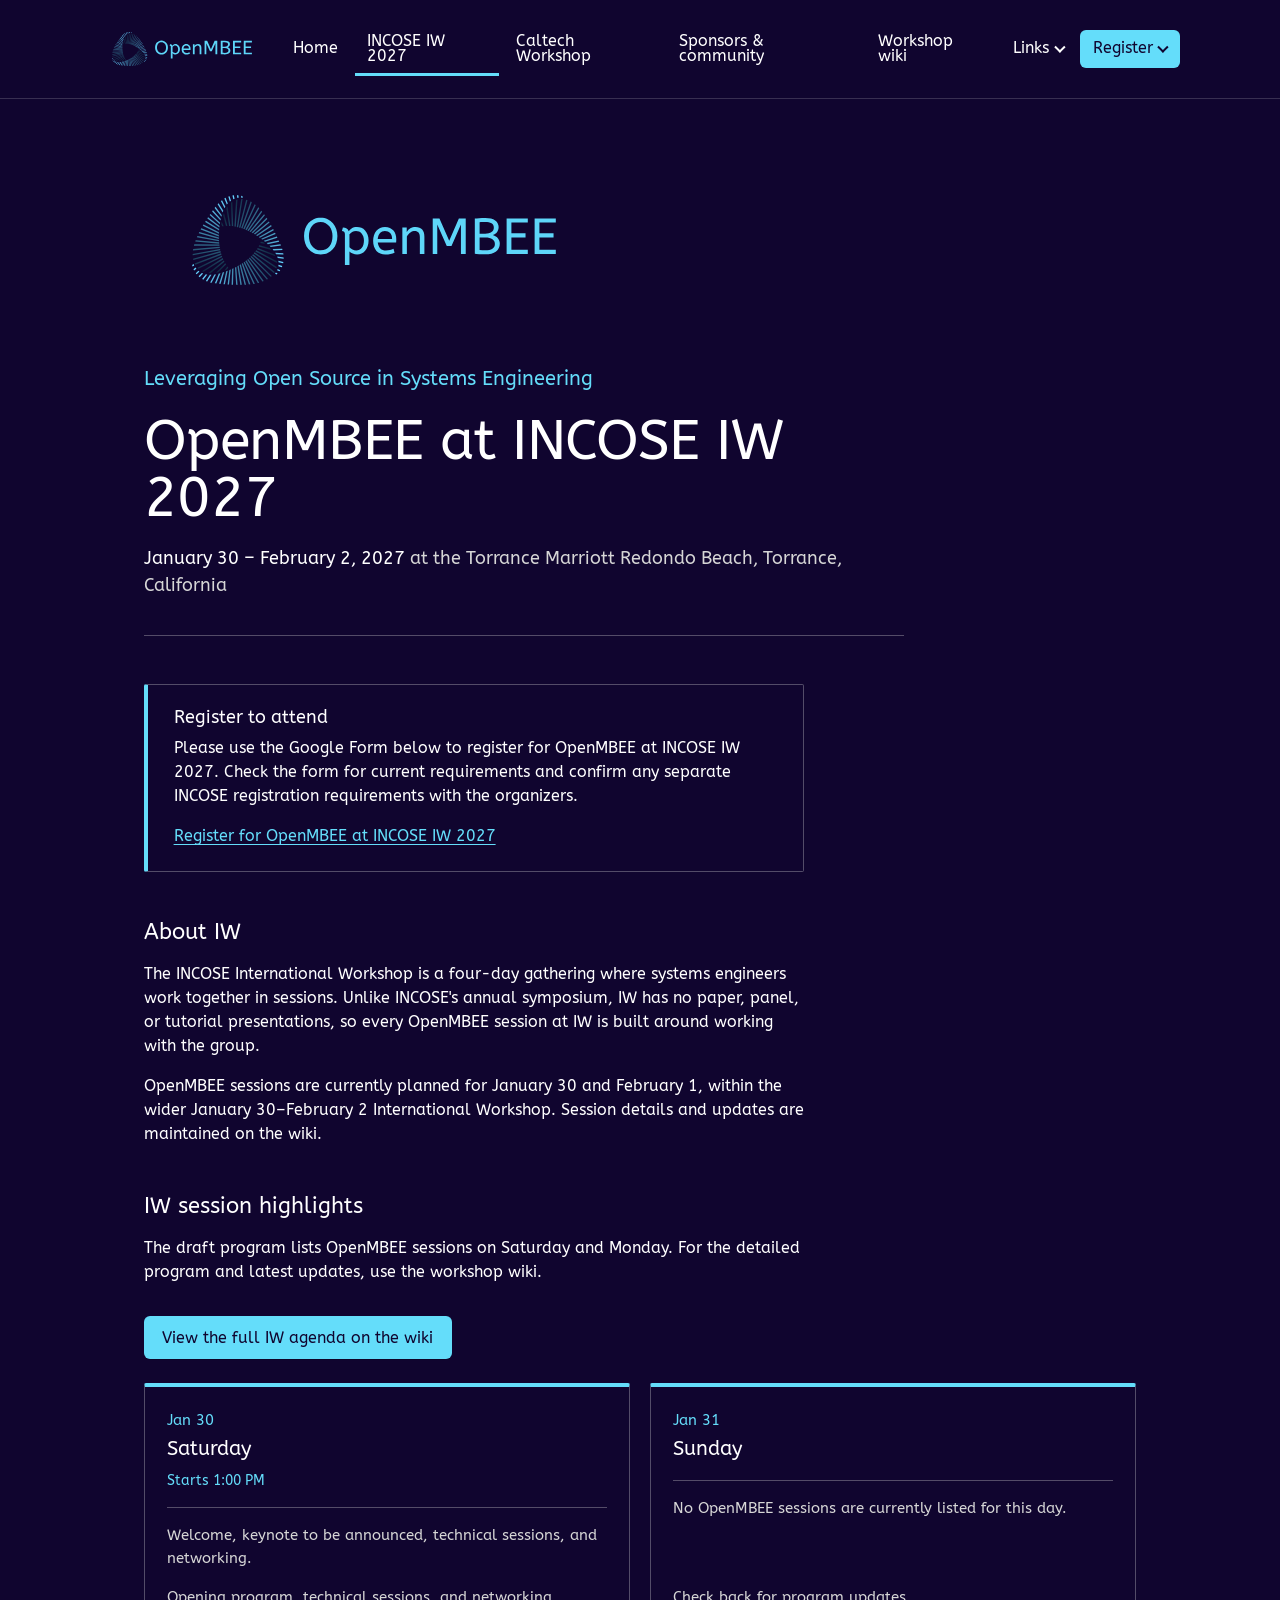
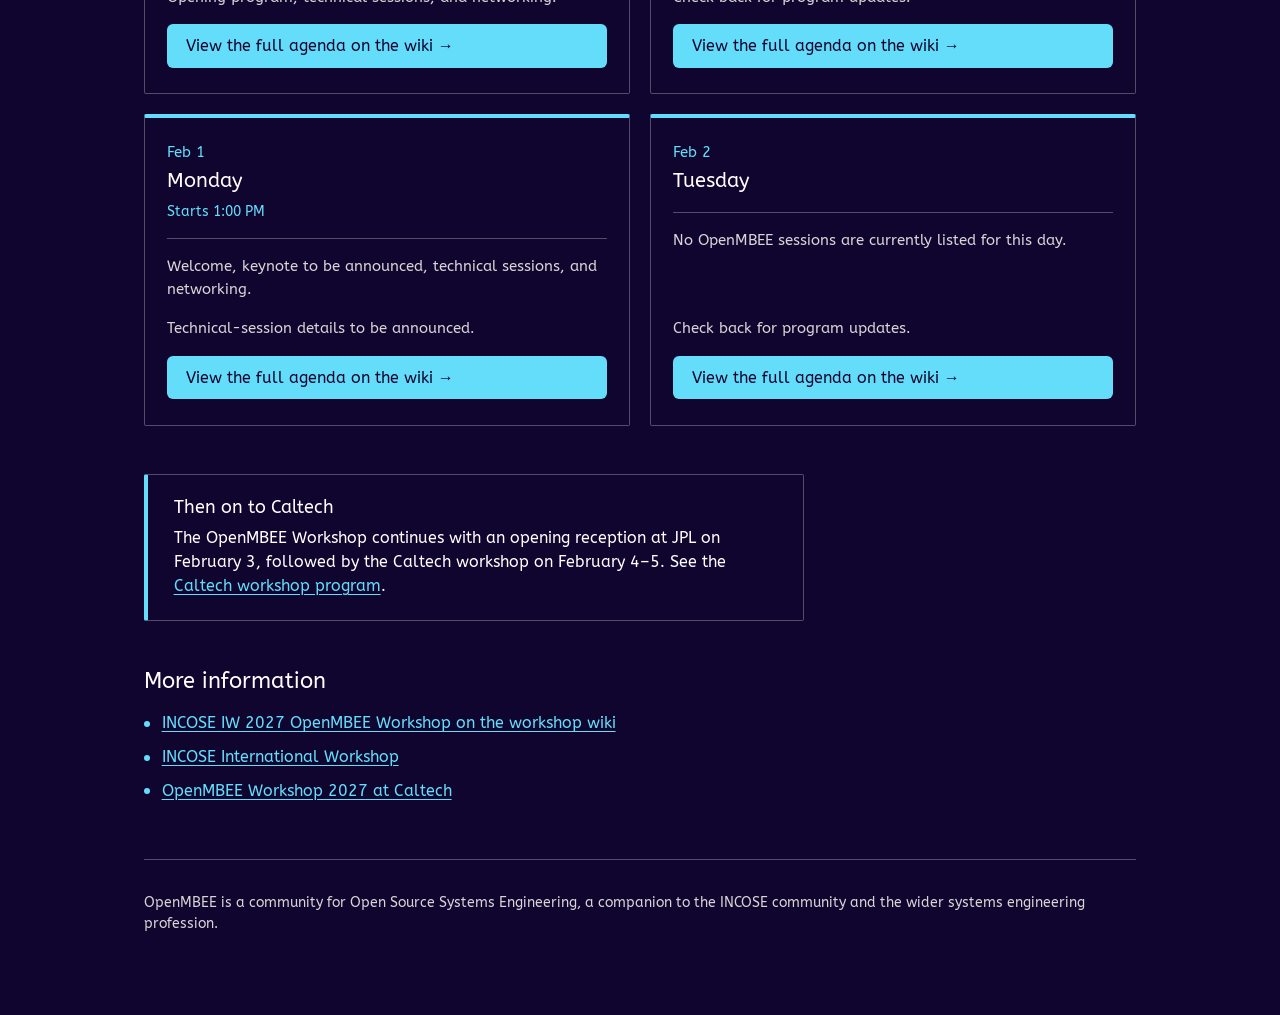
<file: iw-workshop.html>
<!DOCTYPE html>
<html lang="en">
<head>
<meta charset="UTF-8">
<meta name="viewport" content="width=device-width, initial-scale=1, viewport-fit=cover">
<title>OpenMBEE at INCOSE IW 2027</title>
<meta name="description" content="OpenMBEE sessions at INCOSE IW 2027, January 30 – February 2, 2027 in Torrance, California.">
<link rel="icon" href="brand/favicon.svg" type="image/svg+xml">
<link rel="preconnect" href="https://fonts.googleapis.com">
<link rel="preconnect" href="https://fonts.gstatic.com" crossorigin>
<link href="https://fonts.googleapis.com/css2?family=ABeeZee&display=swap" rel="stylesheet">
<style>
  :root {
    box-sizing: border-box;
    --bg: #10052F;
    --surface: #10052F;
    --ink: #FFFFFF;
    --muted: #D6D6D6;
    --accent: #64DDFA;
    --line: rgba(214,214,214,0.12);
    --line-strong: rgba(214,214,214,0.34);
    padding-top: env(safe-area-inset-top, 0px);
    padding-bottom: env(safe-area-inset-bottom, 0px);
  }

  * { box-sizing: inherit; }
  html { scroll-padding-top: env(safe-area-inset-top, 0px); }
  html, body { margin: 0; padding: 0; background: var(--bg); color: var(--ink); }

  body {
    font-family: "ABeeZee", "Helvetica Neue", Arial, sans-serif;
    line-height: 1.5;
    -webkit-font-smoothing: antialiased;
    background-image:
      linear-gradient(var(--line) 1px, transparent 1px),
      linear-gradient(90deg, var(--line) 1px, transparent 1px);
    background-size: 40px 40px;
    background-position: -1px -1px;
  }

  a { color: var(--accent); text-underline-offset: 0.2em; }
  a:focus-visible { outline: 2px solid var(--accent); outline-offset: 3px; }

  .mono { font-family: "ABeeZee", "Helvetica Neue", Arial, sans-serif; }

  .sheet { max-width: 1040px; margin: 0 auto; padding: 3rem 1.5rem 5rem; }


  header.hero {
    padding-bottom: 2.25rem;
    margin-bottom: 2.5rem;
    border-bottom: 1px solid var(--line-strong);
    max-width: 760px;
  }

  .logo {
    display: block;
    width: clamp(120px, 24vw, 168px);
    height: auto;
    aspect-ratio: 1 / 1;
    border-radius: 50%;
    background: #FFFFFF;
    border: 1px solid var(--line-strong);
    margin: 0 0 1.75rem;
  }

  .event-name {
    font-family: "ABeeZee", "Helvetica Neue", Arial, sans-serif;
    font-size: clamp(1rem, 2.6vw, 1.25rem);
    font-weight: 400;
    color: var(--accent);
    margin: 0 0 1.25rem;
  }
  h1.title {
    font-size: clamp(2.25rem, 6vw, 3.5rem);
    line-height: 1.02;
    margin: 0 0 1.25rem;
    font-weight: 400;
    letter-spacing: -0.01em;
  }
  .where-when {
    font-size: 1.1rem;
    margin: 0;
    color: var(--ink);
  }
  .where-when span { color: var(--muted); }

  h2 {
    font-size: 1.35rem;
    line-height: 1.2;
    margin: 0 0 1rem;
    font-weight: 400;
  }
  p { margin: 0 0 1rem; }
  p:last-child { margin-bottom: 0; }

  section.block { margin: 3rem 0; }
  .prose { max-width: 66ch; }

  /* Focus areas */
  .focus-list {
    list-style: none;
    margin: 1.25rem 0 0;
    padding: 0;
    display: grid;
    grid-template-columns: repeat(2, 1fr);
    gap: 1px;
    background: var(--line-strong);
    border: 1px solid var(--line-strong);
  }
  .focus-list li {
    background: var(--surface);
    padding: 1.1rem 1.3rem;
    font-size: 0.98rem;
  }

  /* Days */
  .days {
    display: grid;
    grid-template-columns: repeat(3, 1fr);
    gap: 1.25rem;
    margin-top: 1.5rem;
  }
  .day {
    background: var(--surface);
    border: 1px solid var(--line-strong);
    border-top: 4px solid var(--accent);
    border-radius: 2px;
    padding: 1.4rem 1.4rem 1.6rem;
    display: flex;
    flex-direction: column;
    min-height: 15rem;
  }
  .day-head {
    padding-bottom: 1rem;
    margin-bottom: 1rem;
    border-bottom: 1px solid var(--line-strong);
  }
  .day-date {
    font-family: "ABeeZee", "Helvetica Neue", Arial, sans-serif;
    color: var(--accent);
    font-size: 0.95rem;
    font-weight: 400;
    margin: 0 0 0.15rem;
  }
  .day-name { font-weight: 400; font-size: 1.25rem; margin: 0; }
  .day-start { font-family: "ABeeZee", "Helvetica Neue", Arial, sans-serif; color: var(--accent); font-size: 0.82rem; font-weight: 400; margin: 0.35rem 0 0; }
  .day-summary { margin: 0; color: var(--muted); font-size: 0.95rem; }

  .sessions { list-style: none; margin: 0; padding: 0; display: grid; gap: 1rem; }
  .sessions[hidden] { display: none; }
  .session { display: grid; grid-template-columns: 5.5rem 1fr; gap: 0.75rem; }
  .session .time {
    font-family: "ABeeZee", "Helvetica Neue", Arial, sans-serif;
    font-size: 0.82rem;
    color: var(--muted);
    padding-top: 0.2rem;
  }
  .session .what { margin: 0; font-weight: 400; }
  .session .detail { margin: 0.15rem 0 0; font-size: 0.9rem; color: var(--muted); }

  .tba {
    margin: auto 0 0;
    padding-top: 1rem;
    color: var(--muted);
    font-size: 0.95rem;
  }

  .days.four { grid-template-columns: repeat(2, 1fr); }
  @media (max-width: 860px) { .days.four { grid-template-columns: 1fr; } }

  /* Callout */
  .callout {
    background: var(--surface);
    border: 1px solid var(--line-strong);
    border-left: 4px solid var(--accent);
    padding: 1.4rem 1.6rem;
    border-radius: 2px;
    max-width: 66ch;
  }
  .callout h2 { font-size: 1.1rem; margin-bottom: 0.5rem; }

  /* Links */
  .links {
    list-style: none;
    margin: 0;
    padding: 0;
    display: grid;
    gap: 0.6rem;
  }
  .links li { padding-left: 1.1rem; position: relative; }
  .links li::before {
    content: "";
    position: absolute;
    left: 0;
    top: 0.62em;
    width: 6px;
    height: 6px;
    border-radius: 50%;
    background: var(--accent);
  }

  footer.close {
    margin-top: 3.5rem;
    padding-top: 2rem;
    border-top: 1px solid var(--line-strong);
    color: var(--muted);
    font-size: 0.9rem;
  }

  @media (max-width: 860px) {
    .days { grid-template-columns: 1fr; }
    .day { min-height: 0; }
  }
  @media (max-width: 560px) {
    .sheet { padding: 2.25rem 1.25rem 4rem; }
    .focus-list { grid-template-columns: 1fr; }
    .session { grid-template-columns: 1fr; gap: 0.1rem; }
  }

  /* OpenMBEE brand: ABeeZee has a single weight, so avoid synthesized bold */
  body, h1, h2, h3, h4, h1.title, .title, .event-title, .headline-dates .event-title, .keynote-name, .day-name, .session .what, .day-link, .lede em { font-weight: 400 !important; }
  .mono, .event-name, .event-date, .day-start, .keynote-date { font-weight: 400; }
  /* Site menu */
  .site-header { background: #10052F; border-bottom: 1px solid rgba(214,214,214,0.2); position: sticky; top: 0; z-index: 50; }
  .site-header .bar { max-width: 1120px; margin: 0 auto; padding: 0.6rem 1.25rem; display: flex; align-items: center; justify-content: space-between; gap: 1rem; }
  .site-header .brand img { display: block; height: 36px; width: auto; }
  .site-header a, .site-header button { font-family: inherit; }
  .menu { list-style: none; margin: 0; padding: 0; display: flex; align-items: center; gap: 0.25rem; }
  .menu > li { position: relative; }
  .menu a, .menu .group-btn { display: inline-flex; align-items: center; gap: 0.4em; color: #FFFFFF; background: none; border: 0; font-size: 0.98rem; line-height: 1; padding: 0.7rem 0.8rem; border-radius: 6px; text-decoration: none; cursor: pointer; }
  .menu a:hover, .menu .group-btn:hover, .menu a:focus-visible, .menu .group-btn:focus-visible { background: rgba(255,255,255,0.12); outline: none; }
  .menu a:focus-visible, .menu .group-btn:focus-visible { box-shadow: 0 0 0 2px #64DDFA; }
  .menu a[aria-current="page"] { box-shadow: inset 0 -3px 0 #64DDFA; border-radius: 6px 6px 0 0; }
  .menu .chev { width: 0.5em; height: 0.5em; border-right: 2px solid currentColor; border-bottom: 2px solid currentColor; box-sizing: border-box; flex: none; transform: translateY(-0.12em) rotate(45deg); transition: transform .15s; }
  .menu .group-btn[aria-expanded="true"] .chev { transform: translateY(0.1em) rotate(-135deg); }
  .menu .cta .group-btn { background: #64DDFA; color: #10052F; }
  .menu .cta .group-btn:hover { background: #8BE7FC; }
  .submenu { list-style: none; margin: 0; padding: 0.4rem; position: absolute; right: 0; top: calc(100% + 6px); min-width: 19rem; background: #10052F; border: 1px solid rgba(214,214,214,0.25); border-radius: 8px; box-shadow: 0 12px 30px rgba(0,0,0,0.35); display: none; }
  .group-btn[aria-expanded="true"] + .submenu { display: block; }
  .submenu a { display: flex; flex-direction: column; align-items: flex-start; gap: 0; width: 100%; box-sizing: border-box; padding: 0.65rem 0.8rem; font-size: 0.95rem; line-height: 1.25; }
  .submenu .note { display: block; color: #D6D6D6; font-size: 0.8rem; margin-top: 0.2rem; }
  .submenu hr { border: 0; border-top: 1px solid rgba(214,214,214,0.2); margin: 0.35rem 0.4rem; }
  .nav-toggle { display: none; background: none; border: 1px solid rgba(214,214,214,0.4); border-radius: 6px; padding: 0.5rem 0.6rem; cursor: pointer; }
  .nav-toggle span { display: block; width: 20px; height: 2px; background: #FFFFFF; margin: 4px 0; }
  .nav-toggle:focus-visible { outline: 2px solid #64DDFA; outline-offset: 2px; }
  @media (max-width: 860px) {
    .nav-toggle { display: block; }
    .menu { display: none; position: absolute; left: 0; right: 0; top: 100%; background: #10052F; border-bottom: 1px solid rgba(214,214,214,0.2); flex-direction: column; align-items: stretch; padding: 0.5rem 1rem 1rem; gap: 0; max-height: calc(100vh - 60px); overflow-y: auto; }
    .site-header.open .menu { display: flex; }
    .menu a, .menu .group-btn { padding: 0.85rem 0.6rem; width: 100%; }
    .menu .group-btn { color: #D6D6D6; font-size: 0.8rem; text-transform: uppercase; letter-spacing: 0.08em; padding-bottom: 0.2rem; }
    .menu .cta .group-btn { background: none; color: #64DDFA; }
    .menu .chev { display: none; }
    .submenu, .group-btn[aria-expanded] + .submenu { display: none; position: static; background: none; border: 0; box-shadow: none; padding: 0 0 0.4rem 0.6rem; min-width: 0; }
    .menu a[aria-current="page"] { box-shadow: inset 3px 0 0 #64DDFA; border-radius: 0; }
  }
  .day-link { display: inline-flex; align-items: center; gap: 0.5em; margin-top: 1rem; padding: 0.75rem 1.15rem; font-size: 1rem; line-height: 1.2; background: var(--accent); color: var(--surface); border-radius: 6px; text-decoration: none; box-shadow: 0 1px 0 rgba(0,0,0,0.12); transition: filter .15s, transform .15s; }
  a.day-link:hover { filter: brightness(1.1); transform: translateY(-1px); }
  a.day-link:focus-visible { outline: 3px solid var(--ink); outline-offset: 3px; }
</style>
<link rel="stylesheet" href="brand/brand.css">
</head>
<body>
  <header class="site-header" id="top">
    <div class="bar">
      <a class="brand" href="index.html" aria-label="OpenMBEE Workshop 2027 home"><img src="brand/openmbee-logo-horizontal.svg" alt="OpenMBEE" width="140" height="36"></a>
      <button class="nav-toggle" type="button" aria-label="Menu" aria-expanded="false" aria-controls="site-menu"><span></span><span></span><span></span></button>
      <ul class="menu" id="site-menu">
        <li><a href="index.html">Home</a></li>
        <li><a href="iw-workshop.html" aria-current="page">INCOSE IW 2027</a></li>
        <li><a href="caltech-program.html">Caltech Workshop</a></li>
        <li><a href="sponsors.html">Sponsors &amp; community</a></li>
        <li><a href="https://github.com/Open-MBEE/openmbee-workshops.github.io/wiki" target="_blank" rel="noopener noreferrer">Workshop wiki</a></li>
        <li><button class="group-btn" type="button" aria-expanded="false">Links <span class="chev" aria-hidden="true"></span></button>
          <ul class="submenu">
            <li><a href="https://openmbee.org" target="_blank" rel="noopener noreferrer">openmbee.org</a></li>
            <li><a href="https://opensysml.org" target="_blank" rel="noopener noreferrer">opensysml.org</a></li>
            <li><a href="https://www.incose.org/events-education/international-workshop/" target="_blank" rel="noopener noreferrer">INCOSE International Workshop</a></li>
          </ul></li>
        <li class="cta"><button class="group-btn" type="button" aria-expanded="false">Register <span class="chev" aria-hidden="true"></span></button>
          <ul class="submenu">
            <li><a href="https://forms.gle/thK285cZzCgFuwCV6" target="_blank" rel="noopener noreferrer">OpenMBEE at INCOSE IW 2027<span class="note">IW runs Jan 30–Feb 2; OpenMBEE sessions planned Jan 30 &amp; Feb 1</span></a></li>
            <li><hr></li>
            <li><a href="https://forms.gle/PBHnLteSZcqWZSSEA" target="_blank" rel="noopener noreferrer">OpenMBEE Workshop at Caltech<span class="note">Feb 4–5 at Caltech</span></a></li>
            <li><a href="https://forms.gle/hupXadCrkBWYFYsJ6" target="_blank" rel="noopener noreferrer">Caltech workshop reception<span class="note">Feb 3 · JPL</span></a></li>
          </ul></li>
      </ul>
    </div>
  </header>
  <main class="sheet">

    <header class="hero">
      <div class="hero-brand">
        <img src="brand/openmbee-logo-horizontal.svg" alt="OpenMBEE" width="385" height="95">
      </div>
      <p class="event-name">Leveraging Open Source in Systems Engineering</p>
      <h1 class="title">OpenMBEE at INCOSE IW 2027</h1>
      <p class="where-when">January 30 – February 2, 2027 <span>at the Torrance Marriott Redondo Beach, Torrance, California</span></p>
    </header>

    <section class="block" aria-labelledby="registration-heading">
      <div class="callout">
        <h2 id="registration-heading">Register to attend</h2>
        <p>Please use the Google Form below to register for OpenMBEE at INCOSE IW 2027. Check the form for current requirements and confirm any separate INCOSE registration requirements with the organizers.</p>
        <p><a href="https://forms.gle/thK285cZzCgFuwCV6" target="_blank" rel="noopener noreferrer">Register for OpenMBEE at INCOSE IW 2027</a></p>
      </div>
    </section>

    <section class="block prose">
      <h2>About IW</h2>
      <p>The INCOSE International Workshop is a four-day gathering where systems engineers work together in sessions. Unlike INCOSE's annual symposium, IW has no paper, panel, or tutorial presentations, so every OpenMBEE session at IW is built around working with the group.</p>
      <p>OpenMBEE sessions are currently planned for January 30 and February 1, within the wider January 30–February 2 International Workshop. Session details and updates are maintained on the wiki.</p>
    </section>

    <section class="block" aria-labelledby="schedule-heading">
      <h2 id="schedule-heading">IW session highlights</h2>
      <p class="prose">The draft program lists OpenMBEE sessions on Saturday and Monday. For the detailed program and latest updates, use the workshop wiki.</p>

      <p><a class="day-link" href="https://github.com/Open-MBEE/openmbee-workshops.github.io/wiki/INCOSE-IW-2027-OpenMBEE-Workshop" target="_blank" rel="noopener noreferrer">View the full IW agenda on the wiki</a></p>

      <div class="days four">
        <article class="day">
          <div class="day-head">
            <p class="day-date">Jan 30</p>
            <p class="day-name">Saturday</p>
            <p class="day-start">Starts 1:00 PM</p>
          </div>
          <p class="day-summary">Welcome, keynote to be announced, technical sessions, and networking.</p>
          <p class="tba">Opening program, technical sessions, and networking.</p>
          <a class="day-link" href="https://github.com/Open-MBEE/openmbee-workshops.github.io/wiki/INCOSE-IW-2027-OpenMBEE-Workshop" target="_blank" rel="noopener noreferrer">View the full agenda on the wiki →</a>
        </article>
        <article class="day">
          <div class="day-head">
            <p class="day-date">Jan 31</p>
            <p class="day-name">Sunday</p>
          </div>
          <p class="day-summary">No OpenMBEE sessions are currently listed for this day.</p>
          <p class="tba">Check back for program updates.</p>
          <a class="day-link" href="https://github.com/Open-MBEE/openmbee-workshops.github.io/wiki/INCOSE-IW-2027-OpenMBEE-Workshop" target="_blank" rel="noopener noreferrer">View the full agenda on the wiki →</a>
        </article>
        <article class="day">
          <div class="day-head">
            <p class="day-date">Feb 1</p>
            <p class="day-name">Monday</p>
            <p class="day-start">Starts 1:00 PM</p>
          </div>
          <p class="day-summary">Welcome, keynote to be announced, technical sessions, and networking.</p>
          <p class="tba">Technical-session details to be announced.</p>
          <a class="day-link" href="https://github.com/Open-MBEE/openmbee-workshops.github.io/wiki/INCOSE-IW-2027-OpenMBEE-Workshop" target="_blank" rel="noopener noreferrer">View the full agenda on the wiki →</a>
        </article>
        <article class="day">
          <div class="day-head">
            <p class="day-date">Feb 2</p>
            <p class="day-name">Tuesday</p>
          </div>
          <p class="day-summary">No OpenMBEE sessions are currently listed for this day.</p>
          <p class="tba">Check back for program updates.</p>
          <a class="day-link" href="https://github.com/Open-MBEE/openmbee-workshops.github.io/wiki/INCOSE-IW-2027-OpenMBEE-Workshop" target="_blank" rel="noopener noreferrer">View the full agenda on the wiki →</a>
        </article>
      </div>
    </section>

    <section class="block">
      <div class="callout">
        <h2>Then on to Caltech</h2>
        <p>The OpenMBEE Workshop continues with an opening reception at JPL on February 3, followed by the Caltech workshop on February 4–5. See the <a href="caltech-program.html">Caltech workshop program</a>.</p>
      </div>
    </section>

    <section class="block prose">
      <h2>More information</h2>
      <ul class="links">
        <li><a href="https://github.com/Open-MBEE/openmbee-workshops.github.io/wiki" target="_blank" rel="noopener noreferrer">INCOSE IW 2027 OpenMBEE Workshop on the workshop wiki</a></li>
        <li><a href="https://www.incose.org/events-education/international-workshop/" target="_blank" rel="noopener noreferrer">INCOSE International Workshop</a></li>
        <li><a href="caltech-program.html">OpenMBEE Workshop 2027 at Caltech</a></li>
      </ul>
    </section>

    <footer class="close">
      <p>OpenMBEE is a community for Open Source Systems Engineering, a companion to the INCOSE community and the wider systems engineering profession.</p>
    </footer>
  </main>
  <script src="navigation.js" defer></script>
</body>
</html>
</file>
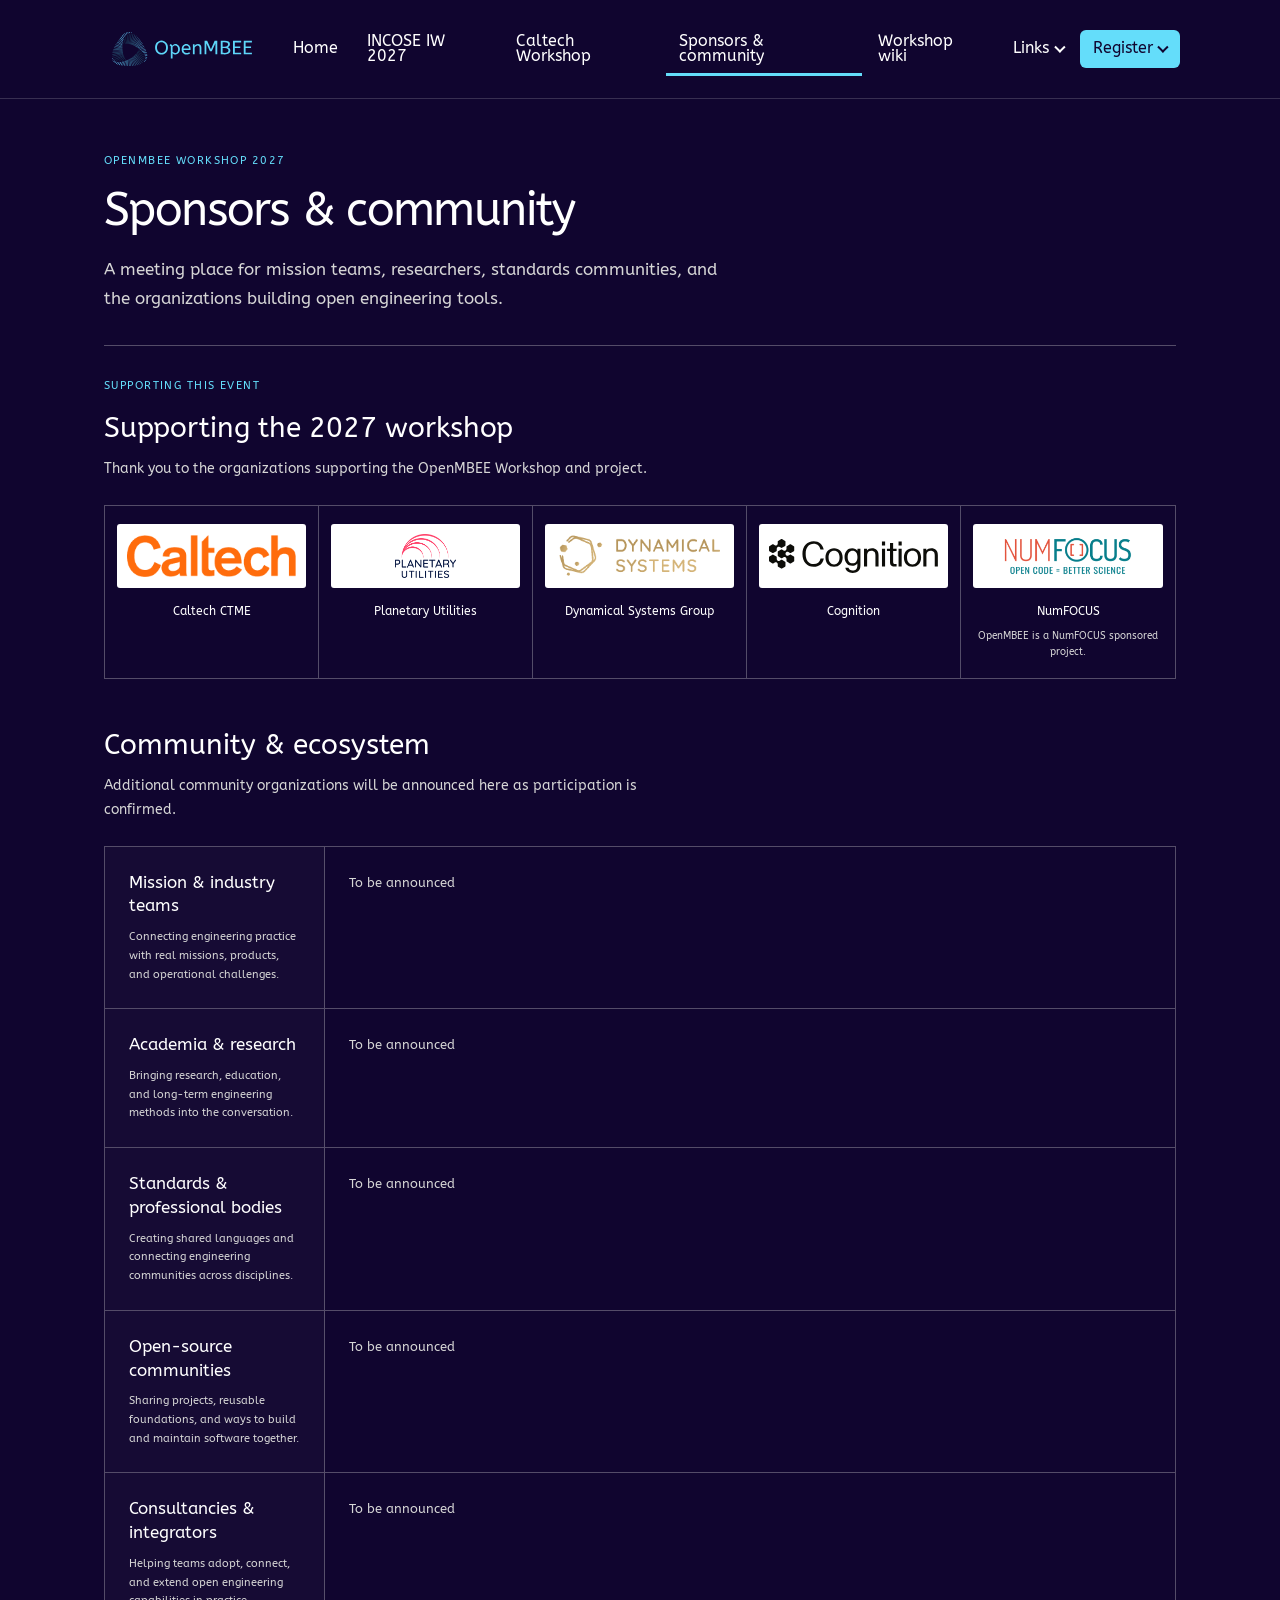
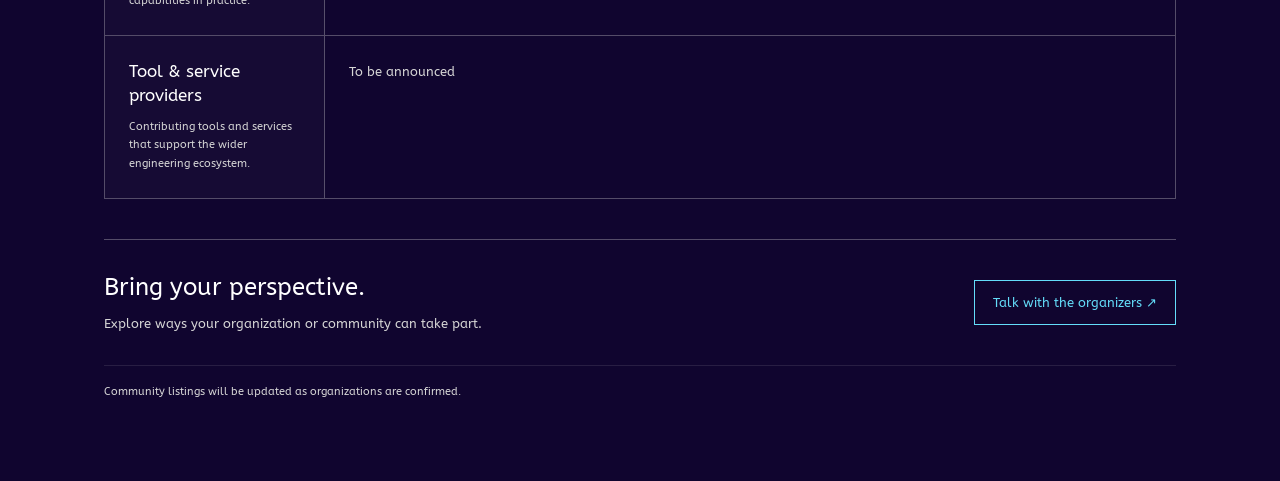
<file: sponsors.html>
<!DOCTYPE html>
<html lang="en">
<head>
<meta charset="UTF-8">
<meta name="viewport" content="width=device-width, initial-scale=1, viewport-fit=cover">
<title>Sponsors &amp; community · OpenMBEE Workshop 2027</title>
<meta name="description" content="Workshop sponsors and community participation for OpenMBEE Workshop 2027.">
<link rel="icon" href="brand/favicon.svg" type="image/svg+xml">
<link rel="preconnect" href="https://fonts.googleapis.com">
<link rel="preconnect" href="https://fonts.gstatic.com" crossorigin>
<link href="https://fonts.googleapis.com/css2?family=ABeeZee&display=swap" rel="stylesheet">
<style>
  :root {
    box-sizing: border-box;
    --bg: #10052F;
    --surface: #10052F;
    --ink: #FFFFFF;
    --muted: #D6D6D6;
    --accent: #64DDFA;
    --line: rgba(214,214,214,0.12);
    --line-strong: rgba(214,214,214,0.34);
    padding-top: env(safe-area-inset-top, 0px);
    padding-bottom: env(safe-area-inset-bottom, 0px);
  }

  * { box-sizing: inherit; }
  html { scroll-padding-top: env(safe-area-inset-top, 0px); }
  html, body { margin: 0; padding: 0; background: var(--bg); color: var(--ink); }

  body {
    font-family: "ABeeZee", "Helvetica Neue", Arial, sans-serif;
    line-height: 1.5;
    -webkit-font-smoothing: antialiased;
    background-image:
      linear-gradient(var(--line) 1px, transparent 1px),
      linear-gradient(90deg, var(--line) 1px, transparent 1px);
    background-size: 40px 40px;
    background-position: -1px -1px;
  }

  a { color: var(--accent); text-underline-offset: 0.2em; }
  a:focus-visible { outline: 2px solid var(--accent); outline-offset: 3px; }

  .mono { font-family: "ABeeZee", "Helvetica Neue", Arial, sans-serif; }

  .sheet { max-width: 1040px; margin: 0 auto; padding: 3rem 1.5rem 5rem; }


  header.hero {
    padding-bottom: 2.25rem;
    margin-bottom: 2.5rem;
    border-bottom: 1px solid var(--line-strong);
    max-width: 760px;
  }

  .logo {
    display: block;
    width: clamp(120px, 24vw, 168px);
    height: auto;
    aspect-ratio: 1 / 1;
    border-radius: 50%;
    background: #FFFFFF;
    border: 1px solid var(--line-strong);
    margin: 0 0 1.75rem;
  }

  .event-name {
    font-family: "ABeeZee", "Helvetica Neue", Arial, sans-serif;
    font-size: clamp(1rem, 2.6vw, 1.25rem);
    font-weight: 400;
    color: var(--accent);
    margin: 0 0 1.25rem;
  }
  h1.title {
    font-size: clamp(2.25rem, 6vw, 3.5rem);
    line-height: 1.02;
    margin: 0 0 1.25rem;
    font-weight: 400;
    letter-spacing: -0.01em;
  }
  .where-when {
    font-size: 1.1rem;
    margin: 0;
    color: var(--ink);
  }
  .where-when span { color: var(--muted); }

  h2 {
    font-size: 1.35rem;
    line-height: 1.2;
    margin: 0 0 1rem;
    font-weight: 400;
  }
  p { margin: 0 0 1rem; }
  p:last-child { margin-bottom: 0; }

  section.block { margin: 3rem 0; }
  .prose { max-width: 66ch; }

  /* Focus areas */
  .focus-list {
    list-style: none;
    margin: 1.25rem 0 0;
    padding: 0;
    display: grid;
    grid-template-columns: repeat(2, 1fr);
    gap: 1px;
    background: var(--line-strong);
    border: 1px solid var(--line-strong);
  }
  .focus-list li {
    background: var(--surface);
    padding: 1.1rem 1.3rem;
    font-size: 0.98rem;
  }

  /* Days */
  .days {
    display: grid;
    grid-template-columns: repeat(3, 1fr);
    gap: 1.25rem;
    margin-top: 1.5rem;
  }
  .day {
    background: var(--surface);
    border: 1px solid var(--line-strong);
    border-top: 4px solid var(--accent);
    border-radius: 2px;
    padding: 1.4rem 1.4rem 1.6rem;
    display: flex;
    flex-direction: column;
    min-height: 15rem;
  }
  .day-head {
    padding-bottom: 1rem;
    margin-bottom: 1rem;
    border-bottom: 1px solid var(--line-strong);
  }
  .day-date {
    font-family: "ABeeZee", "Helvetica Neue", Arial, sans-serif;
    color: var(--accent);
    font-size: 0.95rem;
    font-weight: 400;
    margin: 0 0 0.15rem;
  }
  .day-name { font-weight: 400; font-size: 1.25rem; margin: 0; }
  .day-start { font-family: "ABeeZee", "Helvetica Neue", Arial, sans-serif; color: var(--accent); font-size: 0.82rem; font-weight: 400; margin: 0.35rem 0 0; }
  .day-summary { margin: 0; color: var(--muted); font-size: 0.95rem; }

  .sessions { list-style: none; margin: 0; padding: 0; display: grid; gap: 1rem; }
  .sessions[hidden] { display: none; }
  .session { display: grid; grid-template-columns: 5.5rem 1fr; gap: 0.75rem; }
  .session .time {
    font-family: "ABeeZee", "Helvetica Neue", Arial, sans-serif;
    font-size: 0.82rem;
    color: var(--muted);
    padding-top: 0.2rem;
  }
  .session .what { margin: 0; font-weight: 400; }
  .session .detail { margin: 0.15rem 0 0; font-size: 0.9rem; color: var(--muted); }

  .tba {
    margin: auto 0 0;
    padding-top: 1rem;
    color: var(--muted);
    font-size: 0.95rem;
  }

  .days.four { grid-template-columns: repeat(2, 1fr); }
  @media (max-width: 860px) { .days.four { grid-template-columns: 1fr; } }

  /* Callout */
  .callout {
    background: var(--surface);
    border: 1px solid var(--line-strong);
    border-left: 4px solid var(--accent);
    padding: 1.4rem 1.6rem;
    border-radius: 2px;
    max-width: 66ch;
  }
  .callout h2 { font-size: 1.1rem; margin-bottom: 0.5rem; }

  /* Links */
  .links {
    list-style: none;
    margin: 0;
    padding: 0;
    display: grid;
    gap: 0.6rem;
  }
  .links li { padding-left: 1.1rem; position: relative; }
  .links li::before {
    content: "";
    position: absolute;
    left: 0;
    top: 0.62em;
    width: 6px;
    height: 6px;
    border-radius: 50%;
    background: var(--accent);
  }

  footer.close {
    margin-top: 3.5rem;
    padding-top: 2rem;
    border-top: 1px solid var(--line-strong);
    color: var(--muted);
    font-size: 0.9rem;
  }

  @media (max-width: 860px) {
    .days { grid-template-columns: 1fr; }
    .day { min-height: 0; }
  }
  @media (max-width: 560px) {
    .sheet { padding: 2.25rem 1.25rem 4rem; }
    .focus-list { grid-template-columns: 1fr; }
    .session { grid-template-columns: 1fr; gap: 0.1rem; }
  }

  /* OpenMBEE brand: ABeeZee has a single weight, so avoid synthesized bold */
  body, h1, h2, h3, h4, h1.title, .title, .event-title, .headline-dates .event-title, .keynote-name, .day-name, .session .what, .day-link, .lede em { font-weight: 400 !important; }
  .mono, .event-name, .event-date, .day-start, .keynote-date { font-weight: 400; }
  /* Site menu */
  .site-header { background: #10052F; border-bottom: 1px solid rgba(214,214,214,0.2); position: sticky; top: 0; z-index: 50; }
  .site-header .bar { max-width: 1120px; margin: 0 auto; padding: 0.6rem 1.25rem; display: flex; align-items: center; justify-content: space-between; gap: 1rem; }
  .site-header .brand img { display: block; height: 36px; width: auto; }
  .site-header a, .site-header button { font-family: inherit; }
  .menu { list-style: none; margin: 0; padding: 0; display: flex; align-items: center; gap: 0.25rem; }
  .menu > li { position: relative; }
  .menu a, .menu .group-btn { display: inline-flex; align-items: center; gap: 0.4em; color: #FFFFFF; background: none; border: 0; font-size: 0.98rem; line-height: 1; padding: 0.7rem 0.8rem; border-radius: 6px; text-decoration: none; cursor: pointer; }
  .menu a:hover, .menu .group-btn:hover, .menu a:focus-visible, .menu .group-btn:focus-visible { background: rgba(255,255,255,0.12); outline: none; }
  .menu a:focus-visible, .menu .group-btn:focus-visible { box-shadow: 0 0 0 2px #64DDFA; }
  .menu a[aria-current="page"] { box-shadow: inset 0 -3px 0 #64DDFA; border-radius: 6px 6px 0 0; }
  .menu .chev { width: 0.5em; height: 0.5em; border-right: 2px solid currentColor; border-bottom: 2px solid currentColor; box-sizing: border-box; flex: none; transform: translateY(-0.12em) rotate(45deg); transition: transform .15s; }
  .menu .group-btn[aria-expanded="true"] .chev { transform: translateY(0.1em) rotate(-135deg); }
  .menu .cta .group-btn { background: #64DDFA; color: #10052F; }
  .menu .cta .group-btn:hover { background: #8BE7FC; }
  .submenu { list-style: none; margin: 0; padding: 0.4rem; position: absolute; right: 0; top: calc(100% + 6px); min-width: 19rem; background: #10052F; border: 1px solid rgba(214,214,214,0.25); border-radius: 8px; box-shadow: 0 12px 30px rgba(0,0,0,0.35); display: none; }
  .group-btn[aria-expanded="true"] + .submenu { display: block; }
  .submenu a { display: flex; flex-direction: column; align-items: flex-start; gap: 0; width: 100%; box-sizing: border-box; padding: 0.65rem 0.8rem; font-size: 0.95rem; line-height: 1.25; }
  .submenu .note { display: block; color: #D6D6D6; font-size: 0.8rem; margin-top: 0.2rem; }
  .submenu hr { border: 0; border-top: 1px solid rgba(214,214,214,0.2); margin: 0.35rem 0.4rem; }
  .nav-toggle { display: none; background: none; border: 1px solid rgba(214,214,214,0.4); border-radius: 6px; padding: 0.5rem 0.6rem; cursor: pointer; }
  .nav-toggle span { display: block; width: 20px; height: 2px; background: #FFFFFF; margin: 4px 0; }
  .nav-toggle:focus-visible { outline: 2px solid #64DDFA; outline-offset: 2px; }
  @media (max-width: 860px) {
    .nav-toggle { display: block; }
    .menu { display: none; position: absolute; left: 0; right: 0; top: 100%; background: #10052F; border-bottom: 1px solid rgba(214,214,214,0.2); flex-direction: column; align-items: stretch; padding: 0.5rem 1rem 1rem; gap: 0; max-height: calc(100vh - 60px); overflow-y: auto; }
    .site-header.open .menu { display: flex; }
    .menu a, .menu .group-btn { padding: 0.85rem 0.6rem; width: 100%; }
    .menu .group-btn { color: #D6D6D6; font-size: 0.8rem; text-transform: uppercase; letter-spacing: 0.08em; padding-bottom: 0.2rem; }
    .menu .cta .group-btn { background: none; color: #64DDFA; }
    .menu .chev { display: none; }
    .submenu, .group-btn[aria-expanded] + .submenu { display: none; position: static; background: none; border: 0; box-shadow: none; padding: 0 0 0.4rem 0.6rem; min-width: 0; }
    .menu a[aria-current="page"] { box-shadow: inset 3px 0 0 #64DDFA; border-radius: 0; }
  }
</style>
<link rel="stylesheet" href="brand/brand.css">
<style>
.partnership-page { max-width: 1120px; padding-top: 48px; }
.partnership-page .intro { max-width: 760px; padding-bottom: 32px; }
.partnership-page .label { color: var(--accent); font-size: 11px; letter-spacing: .13em; text-transform: uppercase; }
.partnership-page h1 { margin: 14px 0 18px; font-size: clamp(32px, 4vw, 46px); font-weight: 400; line-height: 1.12; letter-spacing: -.035em; }
.partnership-page .intro p { max-width: 64ch; margin: 0; color: var(--muted); font-size: 17px; line-height: 1.7; }
.partnership-page h2 { margin: 0 0 12px; font-size: 28px; font-weight: 400; line-height: 1.25; }
.section-copy { max-width: 70ch; margin: 0 0 24px; color: var(--muted); font-size: 14px; line-height: 1.7; }
.event-support { margin-bottom: 48px; padding-top: 32px; border-top: 1px solid var(--line-strong); }
.sponsors { display: grid; grid-template-columns: repeat(5, minmax(0, 1fr)); gap: 0; margin: 24px 0 18px; padding: 0; list-style: none; border: 1px solid var(--line-strong); }
.sponsor { min-width: 0; min-height: 156px; padding: 18px 12px; border-right: 1px solid var(--line-strong); }
.sponsor:last-child { border-right: 0; }
.partnership-page .sponsor-name { margin: 0; font-size: 12px; line-height: 1.5; text-align: center; }
.sponsor-name a { display: flex; flex-direction: column; align-items: center; gap: 14px; color: var(--ink); text-decoration: none; }
.sponsor-name a:hover { color: var(--accent); }
.org-logo { display: flex; align-items: center; justify-content: center; width: 100%; height: 64px; padding: 10px; background: #fff; border-radius: 3px; }
.org-logo img { display: block; width: 100%; height: 100%; object-fit: contain; }
.sponsor-note { margin: 8px 0 0; color: var(--muted); font-size: 10px; line-height: 1.6; text-align: center; }
.directory { border: 1px solid var(--line-strong); }
.group { display: grid; grid-template-columns: 220px minmax(0, 1fr); border-bottom: 1px solid var(--line-strong); }
.group:last-child { border-bottom: 0; }
.group-heading { padding: 24px; border-right: 1px solid var(--line-strong); background: rgba(255,255,255,.025); }
.group-heading h3 { margin: 0 0 10px; font-size: 17px; font-weight: 400; line-height: 1.4; }
.desc { max-width: 32ch; margin: 0; color: var(--muted); font-size: 11px; line-height: 1.7; }
.placeholder { align-self: start; margin: 0; padding: 26px 24px; color: var(--muted); font-size: 13px; }
.join { display: flex; align-items: center; justify-content: space-between; gap: 24px; margin-top: 40px; padding: 32px 0; border-top: 1px solid var(--line-strong); }
.partnership-page .join h2 { font-size: 24px; }
.join p { margin: 0; color: var(--muted); font-size: 13px; }
.join > a { padding: 12px 18px; border: 1px solid var(--accent); font-size: 13px; text-decoration: none; white-space: nowrap; }
.partnership-page footer { padding-top: 18px; border-top: 1px solid var(--line); color: var(--muted); font-size: 11px; }
@media (max-width: 860px) {
  .group { grid-template-columns: 190px minmax(0, 1fr); }
  .sponsors { grid-template-columns: repeat(3, minmax(0, 1fr)); }
  .sponsor, .sponsor:last-child { border: 1px solid var(--line); }
}
@media (max-width: 560px) {
  .partnership-page { padding-top: 28px; }
  .sponsors { grid-template-columns: repeat(2, minmax(0, 1fr)); }
  .sponsor { min-height: 148px; }
  .group { grid-template-columns: 1fr; }
  .group-heading { padding: 20px; border-right: 0; border-bottom: 1px solid var(--line); }
  .desc { max-width: 65ch; }
  .event-support { margin-bottom: 40px; }
  .join { flex-direction: column; align-items: flex-start; }
}
</style>
</head>
<body>
  <header class="site-header" id="top">
    <div class="bar">
      <a class="brand" href="index.html" aria-label="OpenMBEE Workshop 2027 home"><img src="brand/openmbee-logo-horizontal.svg" alt="OpenMBEE" width="140" height="36"></a>
      <button class="nav-toggle" type="button" aria-label="Menu" aria-expanded="false" aria-controls="site-menu"><span></span><span></span><span></span></button>
      <ul class="menu" id="site-menu">
        <li><a href="index.html">Home</a></li>
        <li><a href="iw-workshop.html">INCOSE IW 2027</a></li>
        <li><a href="caltech-program.html">Caltech Workshop</a></li>
        <li><a href="sponsors.html" aria-current="page">Sponsors &amp; community</a></li>
        <li><a href="https://github.com/Open-MBEE/openmbee-workshops.github.io/wiki" target="_blank" rel="noopener noreferrer">Workshop wiki</a></li>
        <li><button class="group-btn" type="button" aria-expanded="false">Links <span class="chev" aria-hidden="true"></span></button>
          <ul class="submenu">
            <li><a href="https://openmbee.org" target="_blank" rel="noopener noreferrer">openmbee.org</a></li>
            <li><a href="https://opensysml.org" target="_blank" rel="noopener noreferrer">opensysml.org</a></li>
            <li><a href="https://www.incose.org/events-education/international-workshop/" target="_blank" rel="noopener noreferrer">INCOSE International Workshop</a></li>
          </ul></li>
        <li class="cta"><button class="group-btn" type="button" aria-expanded="false">Register <span class="chev" aria-hidden="true"></span></button>
          <ul class="submenu">
            <li><a href="https://forms.gle/thK285cZzCgFuwCV6" target="_blank" rel="noopener noreferrer">OpenMBEE at INCOSE IW 2027<span class="note">IW runs Jan 30–Feb 2; OpenMBEE sessions planned Jan 30 &amp; Feb 1</span></a></li>
            <li><hr></li>
            <li><a href="https://forms.gle/PBHnLteSZcqWZSSEA" target="_blank" rel="noopener noreferrer">OpenMBEE Workshop at Caltech<span class="note">Feb 4–5 at Caltech</span></a></li>
            <li><a href="https://forms.gle/hupXadCrkBWYFYsJ6" target="_blank" rel="noopener noreferrer">Caltech workshop reception<span class="note">Feb 3 · JPL</span></a></li>
          </ul></li>
      </ul>
    </div>
  </header>
  <main class="sheet partnership-page">

<header class="intro"><span class="label">OpenMBEE Workshop 2027</span><h1>Sponsors &amp; community</h1><p>A meeting place for mission teams, researchers, standards communities, and the organizations building open engineering tools.</p></header>
<section class="event-support" aria-labelledby="support-heading"><p class="label">Supporting this event</p><h2 id="support-heading">Supporting the 2027 workshop</h2><p class="section-copy">Thank you to the organizations supporting the OpenMBEE Workshop and project.</p><ul class="sponsors">
        <li class="sponsor"><h3 class="sponsor-name"><a href="https://ctme.caltech.edu/" target="_blank" rel="noopener noreferrer"><span class="org-logo"><img src="brand/partners/caltech-ctme.png" alt="" loading="lazy" width="180" height="64"></span><span>Caltech CTME</span></a></h3></li>
        <li class="sponsor"><h3 class="sponsor-name"><a href="https://planetaryutilities.com/" target="_blank" rel="noopener noreferrer"><span class="org-logo"><img src="brand/partners/planetary-utilities.png" alt="" loading="lazy" width="180" height="64"></span><span>Planetary Utilities</span></a></h3></li>
        <li class="sponsor"><h3 class="sponsor-name"><a href="https://www.dynamicalsystemsgroup.com/" target="_blank" rel="noopener noreferrer"><span class="org-logo"><img src="brand/partners/dsg.png" alt="" loading="lazy" width="180" height="64"></span><span>Dynamical Systems Group</span></a></h3></li>
        <li class="sponsor"><h3 class="sponsor-name"><a href="https://cognition.ai" target="_blank" rel="noopener noreferrer"><span class="org-logo"><img src="brand/partners/cognition.svg" alt="" loading="lazy" width="180" height="64"></span><span>Cognition</span></a></h3></li>
        <li class="sponsor"><h3 class="sponsor-name"><a href="https://numfocus.org" target="_blank" rel="noopener noreferrer"><span class="org-logo"><img src="OMBEE2027/branding/numfocus.png" alt="" loading="lazy" width="180" height="64"></span><span>NumFOCUS</span></a></h3>
          <p class="sponsor-note">OpenMBEE is a NumFOCUS sponsored project.</p></li>
      </ul></section>

<h2 class="section-heading" id="community-heading">Community &amp; ecosystem</h2><p class="section-copy">Additional community organizations will be announced here as participation is confirmed.</p><section class="directory" aria-labelledby="community-heading">
<article class="group"><div class="group-heading"><h3>Mission &amp; industry teams</h3><p class="desc">Connecting engineering practice with real missions, products, and operational challenges.</p></div><p class="placeholder">To be announced</p></article>
<article class="group"><div class="group-heading"><h3>Academia &amp; research</h3><p class="desc">Bringing research, education, and long-term engineering methods into the conversation.</p></div><p class="placeholder">To be announced</p></article>
<article class="group"><div class="group-heading"><h3>Standards &amp; professional bodies</h3><p class="desc">Creating shared languages and connecting engineering communities across disciplines.</p></div><p class="placeholder">To be announced</p></article>
<article class="group"><div class="group-heading"><h3>Open-source communities</h3><p class="desc">Sharing projects, reusable foundations, and ways to build and maintain software together.</p></div><p class="placeholder">To be announced</p></article>
<article class="group"><div class="group-heading"><h3>Consultancies &amp; integrators</h3><p class="desc">Helping teams adopt, connect, and extend open engineering capabilities in practice.</p></div><p class="placeholder">To be announced</p></article>
<article class="group"><div class="group-heading"><h3>Tool &amp; service providers</h3><p class="desc">Contributing tools and services that support the wider engineering ecosystem.</p></div><p class="placeholder">To be announced</p></article>
</section>
<section class="join"><div><h2>Bring your perspective.</h2><p>Explore ways your organization or community can take part.</p></div><a href="mailto:events@openmbee.org">Talk with the organizers ↗</a></section>
<footer>Community listings will be updated as organizations are confirmed.</footer>
</main>
  <script src="navigation.js" defer></script>
</body>
</html>
</file>
<file: brand/brand.css>
/* OpenMBEE brand guidelines: dark blue, light blue, grey and ABeeZee Regular. */
:root {
  color-scheme: dark;
  --bg: #10052F;
  --surface: #10052F;
  --ink: #FFFFFF;
  --muted: #D6D6D6;
  --accent: #64DDFA;
  --line: rgba(214, 214, 214, 0.12);
  --line-strong: rgba(214, 214, 214, 0.34);
}

body { background-image: none; font-synthesis: none; }
a { color: var(--accent); text-underline-offset: 0.2em; }
a:focus-visible { outline: 2px solid var(--accent); outline-offset: 4px; }

/* Keep the primary logo on its dark field with an unobstructed clear zone. */
.site-header .bar { padding-top: 1.25rem; padding-bottom: 1.25rem; }
.site-header .brand { display: block; flex: 0 0 auto; padding: 0.75rem; }
.site-header .brand img { width: 140px; height: auto; }
.hero-brand {
  display: block;
  width: min(100%, 460px);
  padding: clamp(1.5rem, 6vw, 3rem);
  margin: 0 0 2rem;
  background: #10052F;
}
.hero-brand img { display: block; width: 100%; height: auto; }

.headline-dates .cell { border-top: 4px solid var(--accent); }
.callout { border-left-color: var(--accent); }
.day-link { background: #64DDFA; color: #10052F; }
.submenu { background: #10052F; }
.submenu .note { color: #D6D6D6; }
.menu .group-btn { font-weight: 400; }
.label, .frame-tag, .keynote-date, .day-start { font-size: 0.875rem; }
.event-name, h1.event-name { line-height: 1.35; }
.registration-link { line-height: 1.5; }
.opening-evening { margin-top: 1rem; color: var(--muted); }
.wiki-actions { display: flex; flex-wrap: wrap; gap: 0.75rem; }

@media (max-width: 860px) {
  .site-header .bar { padding-top: 0.5rem; padding-bottom: 0.5rem; }
  .menu { max-height: calc(100dvh - 90px); }
  .menu .group-btn { color: #D6D6D6; }
  .menu .group-btn[aria-expanded="true"] + .submenu { display: block; }
}
</file>
